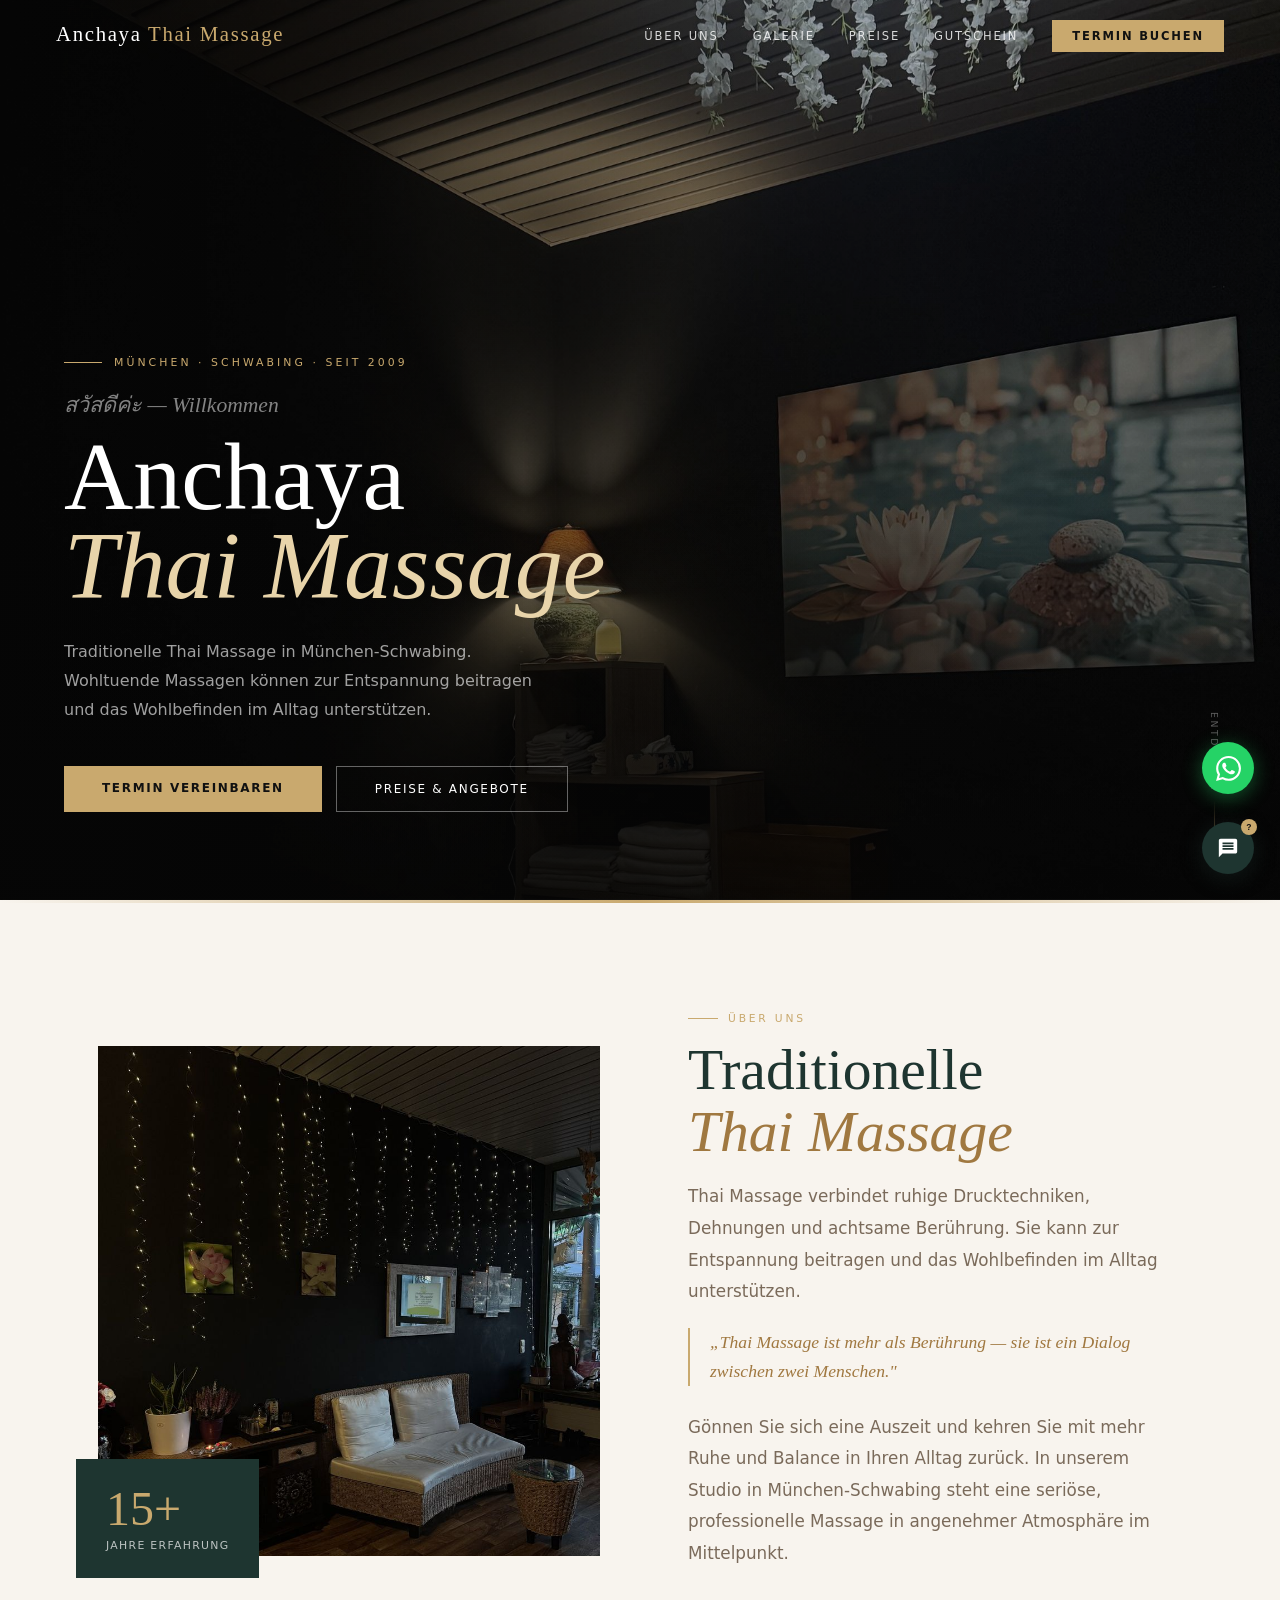
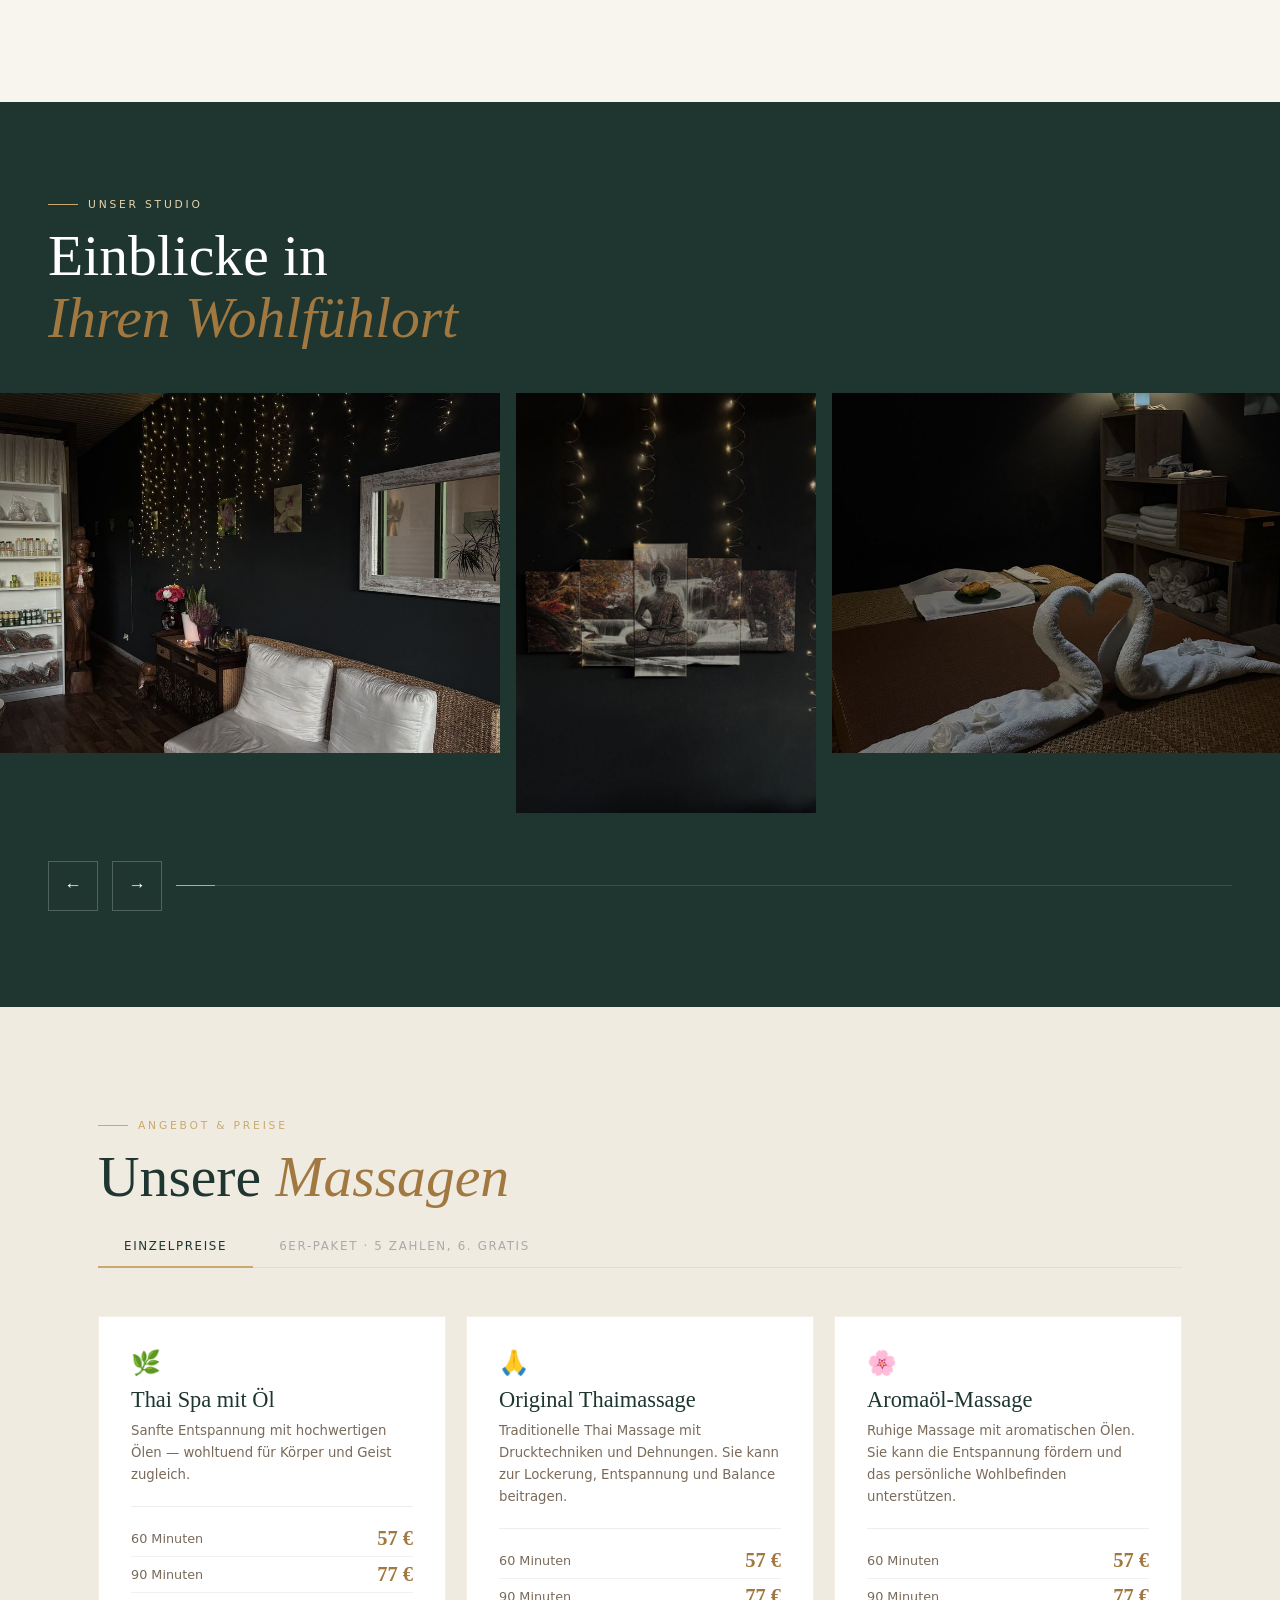
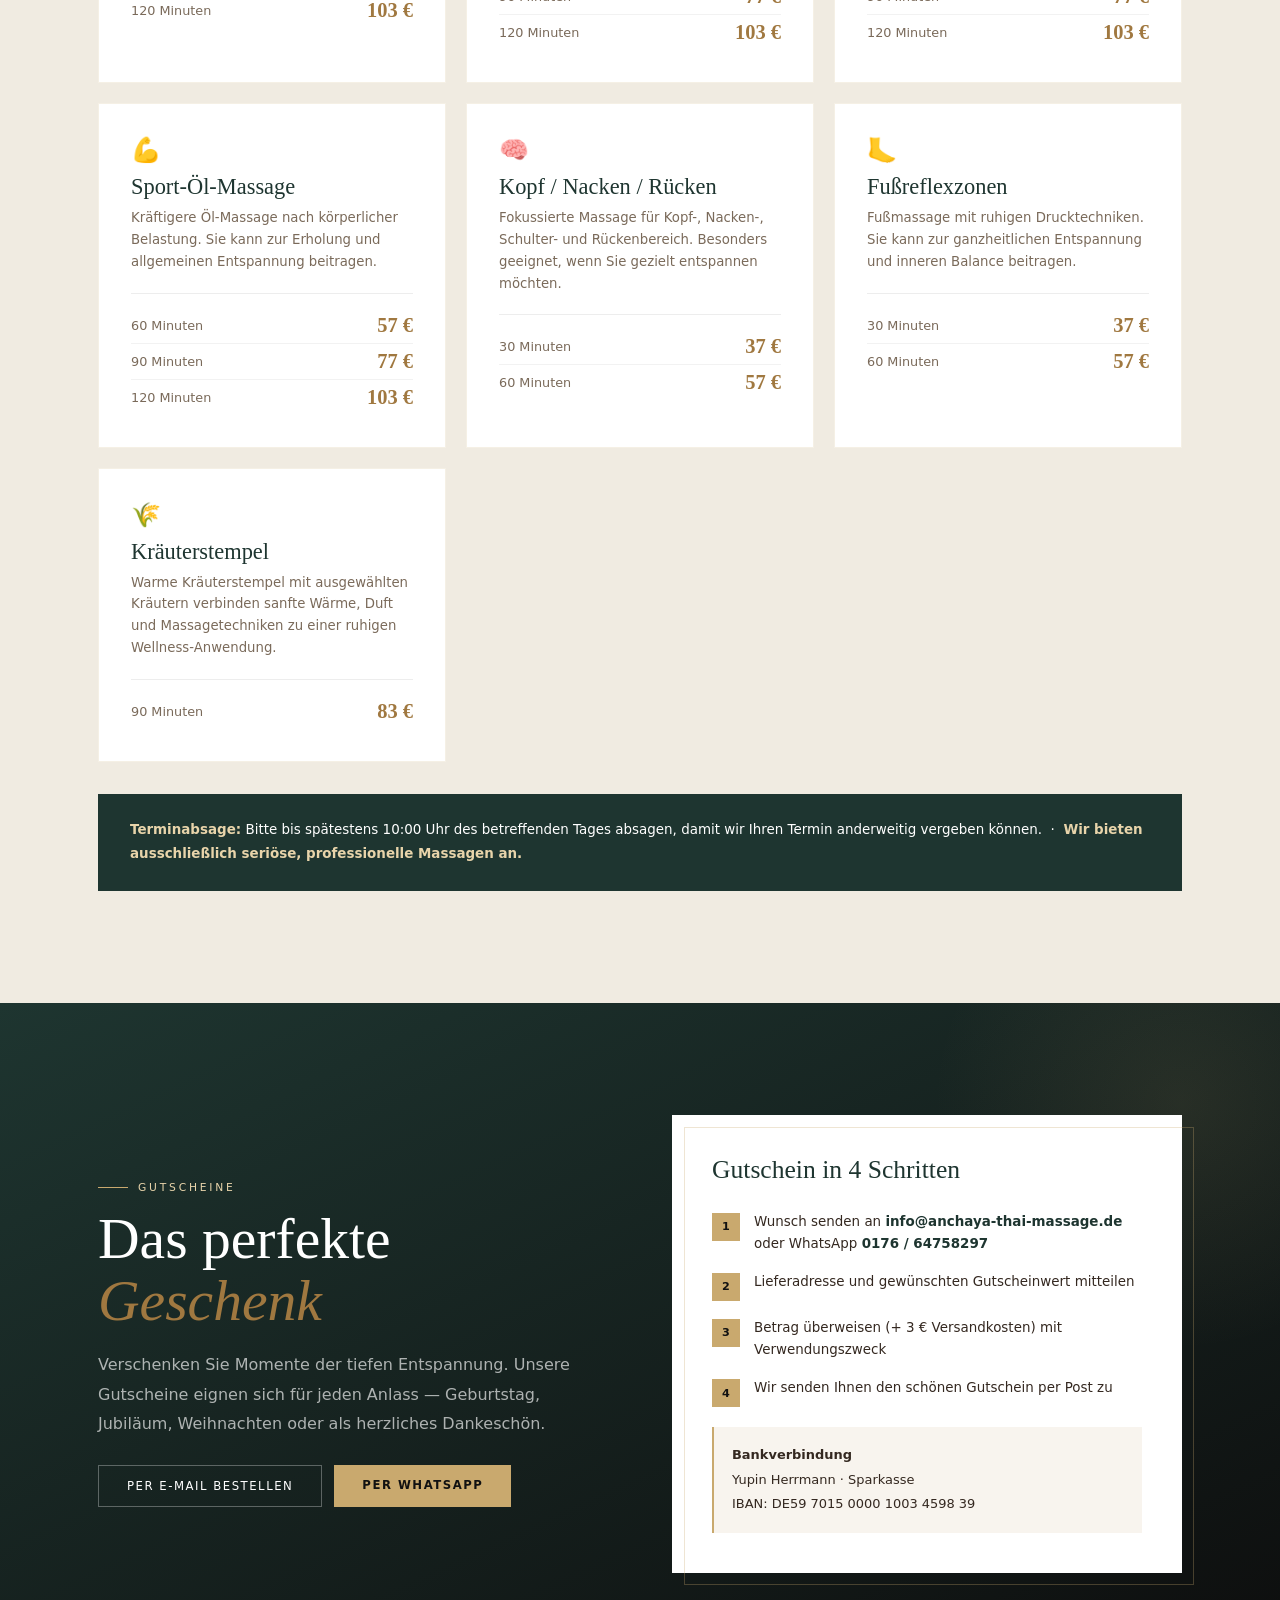
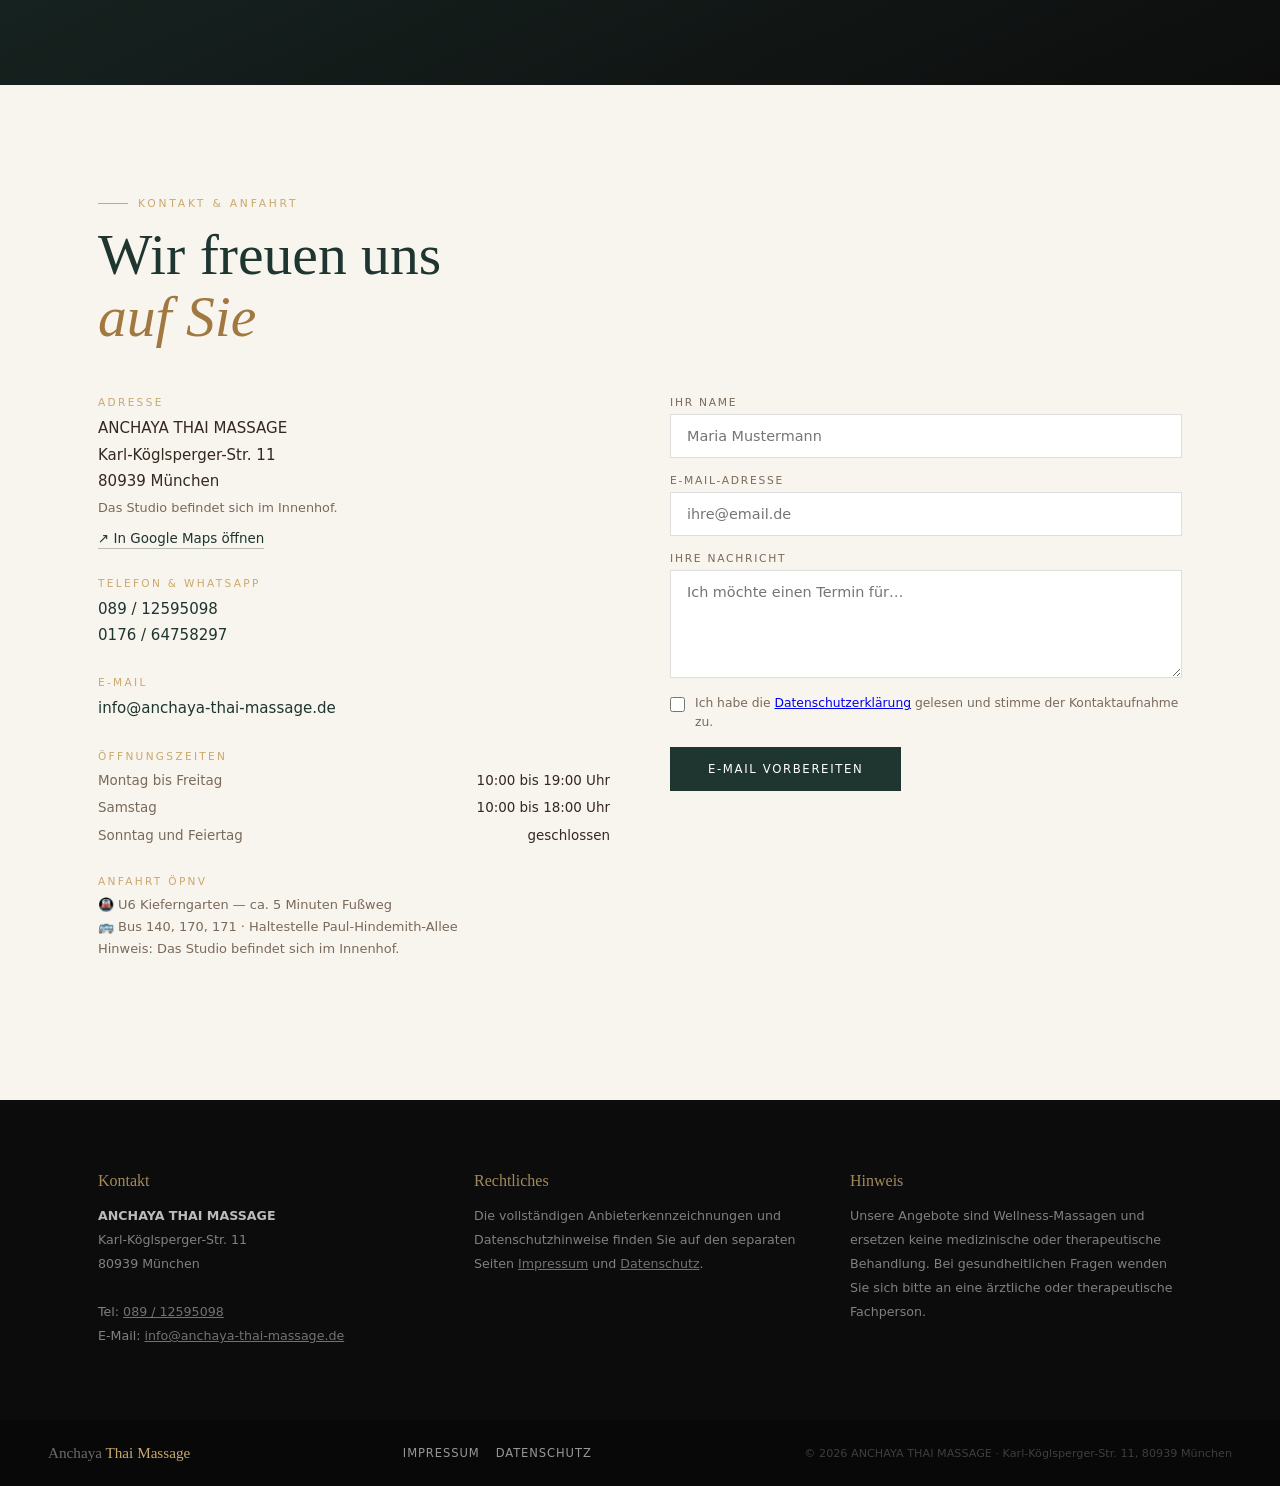
<file: index.html>
<!DOCTYPE html>
<html lang="de">
<head>
<meta charset="UTF-8">
<meta name="viewport" content="width=device-width, initial-scale=1.0">
<title>Anchaya Thai Massage München | Traditionelle Thai Massage</title>
<meta name="description" content="Anchaya Thai Massage in München-Schwabing bietet traditionelle Thai Massage, Aromaölmassage und Wellnessmassagen zur Entspannung und Unterstützung des Wohlbefindens.">
<meta name="robots" content="index, follow">
<meta property="og:title" content="Anchaya Thai Massage München">
<meta property="og:description" content="Traditionelle Thai Massage in München für Entspannung und Wohlbefinden.">
<meta property="og:type" content="website">
<meta property="og:locale" content="de_DE">
<meta property="og:site_name" content="Anchaya Thai Massage München">
<meta property="og:image" content="assets/images/hero-bg.jpg">
<meta property="og:image:alt" content="Anchaya Thai Massage München Studio">
<meta name="twitter:card" content="summary_large_image">
<meta name="twitter:image" content="assets/images/hero-bg.jpg">
<script type="application/ld+json">
{
  "@context": "https://schema.org",
  "@type": "LocalBusiness",
  "name": "ANCHAYA THAI MASSAGE",
  "description": "Traditionelle Thai Massage in München-Schwabing zur Entspannung und Unterstützung des Wohlbefindens.",
  "telephone": "+49 (0) 89 / 12595098",
  "email": "info@anchaya-thai-massage.de",
  "address": {
    "@type": "PostalAddress",
    "streetAddress": "Karl-Köglsperger-Str. 11",
    "postalCode": "80939",
    "addressLocality": "München",
    "addressCountry": "DE"
  },
  "openingHoursSpecification": [
    {
      "@type": "OpeningHoursSpecification",
      "dayOfWeek": ["Monday", "Tuesday", "Wednesday", "Thursday", "Friday"],
      "opens": "10:00",
      "closes": "19:00"
    },
    {
      "@type": "OpeningHoursSpecification",
      "dayOfWeek": "Saturday",
      "opens": "10:00",
      "closes": "18:00"
    }
  ],
  "priceRange": "€€"
}
</script>
<style>
:root {
  --gold: #c9a96e; --gold-light: #e8d4aa; --gold-dark: #a07840;
  --green: #1e3530; --green-mid: #2d4a3e; --green-light: #3d6b5a;
  --cream: #f8f4ee; --cream-dark: #f0ebe1;
  --text: #342820; --muted: #7a6a5a;
}
* { margin:0; padding:0; box-sizing:border-box; }
html { scroll-behavior:smooth; }
body { font-family:system-ui,-apple-system,BlinkMacSystemFont,"Segoe UI",sans-serif; color:var(--text); background:var(--cream); overflow-x:hidden; }
.skip-link { position:absolute; left:16px; top:-48px; z-index:2000; background:var(--gold); color:#111; padding:10px 14px; text-decoration:none; font-weight:700; transition:top 0.2s; }
.skip-link:focus { top:16px; }

nav {
  position:fixed; top:0; left:0; right:0; z-index:1000;
  padding:22px 56px; display:flex; justify-content:space-between; align-items:center;
  transition:all 0.5s;
}
nav.scrolled {
  background:rgba(15,15,15,0.97); backdrop-filter:blur(20px);
  padding:14px 56px; box-shadow:0 1px 0 rgba(201,169,110,0.2);
}
.logo { font-family:Georgia,"Times New Roman",serif; font-size:1.3rem; color:white; text-decoration:none; letter-spacing:0.08em; }
.logo em { font-style:normal; color:var(--gold); }
.nav-links { list-style:none; display:flex; gap:34px; }
.nav-links a { color:rgba(255,255,255,0.82); text-decoration:none; font-size:0.72rem; letter-spacing:0.16em; text-transform:uppercase; transition:color 0.3s; }
.nav-links a:hover { color:var(--gold); }
.nav-cta { background:var(--gold) !important; color:#111 !important; padding:9px 20px; font-weight:600 !important; }
.nav-cta:hover { background:var(--gold-light) !important; }
.burger { display:none; flex-direction:column; gap:6px; cursor:pointer; background:transparent; border:0; padding:8px; }
.burger span { width:24px; height:1px; background:white; display:block; transition:all 0.3s; }
.burger.open span:nth-child(1) { transform:translateY(7px) rotate(45deg); }
.burger.open span:nth-child(2) { opacity:0; }
.burger.open span:nth-child(3) { transform:translateY(-7px) rotate(-45deg); }

.hero {
  height:100vh; min-height:680px;
  position:relative; display:flex; align-items:flex-end;
  overflow:hidden;
}
.hero-img {
  position:absolute; inset:0;
  background:url('assets/images/hero-bg.jpg') center 30% / cover no-repeat;
  animation:hzoom 20s ease-out forwards;
}
@keyframes hzoom { from{transform:scale(1.04)} to{transform:scale(1)} }
.hero-ov1 { position:absolute; inset:0; background:linear-gradient(to right, rgba(6,6,6,0.84) 0%, rgba(6,6,6,0.42) 55%, rgba(6,6,6,0.08) 100%); }
.hero-ov2 { position:absolute; inset:0; background:linear-gradient(to top, rgba(6,6,6,0.7) 0%, transparent 50%); }
.hero-body { position:relative; z-index:2; padding:0 64px 88px; max-width:800px; }
.hero-tag { display:flex; align-items:center; gap:12px; margin-bottom:18px; animation:fadeUp 1s 0.3s both; }
.htag-line { width:38px; height:1px; background:var(--gold); }
.htag-txt { font-size:0.68rem; letter-spacing:0.28em; text-transform:uppercase; color:var(--gold); }
.hero-thai { font-family:Georgia,"Times New Roman",serif; font-size:1.35rem; font-style:italic; color:rgba(255,255,255,0.5); margin-bottom:10px; animation:fadeUp 1s 0.5s both; }
.hero-h1 { font-family:Georgia,"Times New Roman",serif; font-size:clamp(3.5rem,7.5vw,7rem); font-weight:300; line-height:0.93; color:white; margin-bottom:26px; animation:fadeUp 1s 0.7s both; }
.hero-h1 em { font-style:italic; color:var(--gold-light); display:block; }
.hero-p { font-size:1rem; color:rgba(255,255,255,0.62); line-height:1.82; max-width:480px; margin-bottom:42px; animation:fadeUp 1s 0.9s both; }
.hero-btns { display:flex; gap:14px; flex-wrap:wrap; animation:fadeUp 1s 1.1s both; }
.btn-gold { background:var(--gold); color:#111; padding:15px 38px; text-decoration:none; font-size:0.75rem; letter-spacing:0.14em; text-transform:uppercase; font-weight:600; transition:all 0.3s; display:inline-block; }
.btn-gold:hover { background:var(--gold-light); transform:translateY(-2px); }
.btn-ghost { border:1px solid rgba(255,255,255,0.38); color:white; padding:15px 38px; text-decoration:none; font-size:0.75rem; letter-spacing:0.14em; text-transform:uppercase; transition:all 0.3s; display:inline-block; }
.btn-ghost:hover { border-color:var(--gold); color:var(--gold); }
.scroll-cue { position:absolute; bottom:36px; right:60px; z-index:2; display:flex; flex-direction:column; align-items:center; gap:8px; animation:fadeUp 1s 2s both; }
.scroll-cue span { writing-mode:vertical-rl; font-size:0.58rem; letter-spacing:0.28em; text-transform:uppercase; color:rgba(255,255,255,0.35); }
.scroll-line { width:1px; height:64px; background:linear-gradient(to bottom, transparent, rgba(201,169,110,0.65)); animation:spulse 2.5s ease-in-out infinite; }
@keyframes spulse { 0%,100%{opacity:0.4} 50%{opacity:1} }
@keyframes fadeUp { from{opacity:0;transform:translateY(26px)} to{opacity:1;transform:translateY(0)} }

.badge { display:flex; align-items:center; gap:10px; margin-bottom:14px; }
.badge-line { width:30px; height:1px; background:var(--gold); flex-shrink:0; }
.badge-txt { font-size:0.67rem; letter-spacing:0.26em; text-transform:uppercase; color:var(--gold); }
.sec-title { font-family:Georgia,"Times New Roman",serif; font-size:clamp(2.2rem,4.5vw,3.8rem); font-weight:300; color:var(--green); line-height:1.08; margin-bottom:18px; }
.sec-title em { font-style:italic; color:var(--gold-dark); }
.container { max-width:1180px; margin:0 auto; padding:0 48px; }

#ueber-uns { padding:112px 0; background:var(--cream); position:relative; }
#ueber-uns::before { content:''; position:absolute; top:0; left:0; right:0; height:3px; background:linear-gradient(to right, transparent, var(--gold), transparent); }
.about-grid { display:grid; grid-template-columns:1fr 1fr; gap:80px; align-items:center; }
.about-img-wrap { position:relative; }
.about-img { width:100%; height:510px; object-fit:cover; object-position:center 20%; display:block; }
.about-badge { position:absolute; bottom:-22px; left:-22px; background:var(--green); color:white; padding:26px 30px; }
.badge-num { font-family:Georgia,"Times New Roman",serif; font-size:3rem; color:var(--gold); display:block; line-height:1; }
.badge-lbl { font-size:0.68rem; letter-spacing:0.12em; text-transform:uppercase; opacity:0.7; margin-top:6px; display:block; }
.about-content { padding-left:8px; }
.about-content p { font-size:1.05rem; line-height:1.88; color:var(--muted); margin-bottom:20px; }
.about-quote { display:block; font-family:Georgia,"Times New Roman",serif; font-size:1.1rem; font-style:italic; color:var(--gold-dark); border-left:2px solid var(--gold); padding-left:20px; margin:10px 0 26px; line-height:1.65; }

#galerie { background:var(--green); padding:96px 0; overflow:hidden; }
#galerie .badge-txt { color:var(--gold-light); }
#galerie .sec-title { color:white; }
.gal-header { padding:0 48px; margin-bottom:44px; }
.carousel-track {
  display:flex; gap:16px; padding:0 48px 20px;
  overflow-x:auto; scroll-snap-type:x mandatory; scroll-behavior:smooth;
  -webkit-overflow-scrolling:touch; cursor:grab;
}
.carousel-track:active { cursor:grabbing; }
.carousel-track::-webkit-scrollbar { height:3px; }
.carousel-track::-webkit-scrollbar-track { background:rgba(255,255,255,0.08); }
.carousel-track::-webkit-scrollbar-thumb { background:var(--gold); border-radius:2px; }
.ci { flex:0 0 auto; scroll-snap-align:start; position:relative; overflow:hidden; }
.ci.tall { width:300px; height:420px; }
.ci.wide { width:500px; height:360px; }
.ci img { width:100%; height:100%; object-fit:cover; display:block; transition:transform 0.7s; }
.ci:hover img { transform:scale(1.06); }
.ci-cap { position:absolute; inset:0; background:linear-gradient(to top, rgba(6,6,6,0.6) 0%, transparent 50%); display:flex; align-items:flex-end; padding:20px; opacity:0; transition:opacity 0.3s; }
.ci:hover .ci-cap { opacity:1; }
.ci-cap span { color:white; font-size:0.73rem; letter-spacing:0.15em; text-transform:uppercase; }
.car-controls { display:flex; align-items:center; gap:14px; padding:28px 48px 0; }
.car-btn { width:50px; height:50px; border:1px solid rgba(255,255,255,0.22); background:transparent; color:white; cursor:pointer; font-size:1.1rem; display:flex; align-items:center; justify-content:center; transition:all 0.3s; }
.car-btn:hover { background:var(--gold); border-color:var(--gold); color:#111; }
.car-prog { flex:1; height:1px; background:rgba(255,255,255,0.12); position:relative; overflow:hidden; }
.car-prog-bar { position:absolute; left:0; top:0; height:100%; background:var(--gold); width:0%; transition:width 0.3s; }

#angebot { padding:112px 0; background:var(--cream-dark); }
.tabs-bar { display:flex; border-bottom:1px solid rgba(201,169,110,0.22); margin-bottom:48px; }
.tab-btn { background:none; border:none; cursor:pointer; padding:13px 26px; font-family:inherit; font-size:0.74rem; letter-spacing:0.14em; text-transform:uppercase; color:#aaa; border-bottom:2px solid transparent; margin-bottom:-1px; transition:all 0.3s; }
.tab-btn.active { color:var(--green); border-bottom-color:var(--gold); }
.tab-pane { display:none; } .tab-pane.active { display:block; }
.svc-grid { display:grid; grid-template-columns:repeat(auto-fill,minmax(300px,1fr)); gap:20px; }
.svc { background:white; border:1px solid rgba(201,169,110,0.18); padding:32px; position:relative; transition:all 0.35s; overflow:hidden; }
.svc::before { content:''; position:absolute; top:0; left:0; width:2px; height:0; background:var(--gold); transition:height 0.4s; }
.svc:hover { transform:translateY(-5px); box-shadow:0 20px 50px rgba(0,0,0,0.1); }
.svc:hover::before { height:100%; }
.svc-icon { font-size:1.5rem; margin-bottom:10px; display:block; }
.svc-name { font-family:Georgia,"Times New Roman",serif; font-size:1.4rem; color:var(--green); margin-bottom:7px; }
.svc-desc { font-size:0.83rem; color:var(--muted); line-height:1.65; margin-bottom:20px; }
.price-rows { border-top:1px solid rgba(0,0,0,0.07); padding-top:14px; }
.pr { display:flex; justify-content:space-between; align-items:center; padding:6px 0; border-bottom:1px solid rgba(0,0,0,0.05); }
.pr:last-child { border-bottom:none; }
.pr-dur { font-size:0.8rem; color:var(--muted); }
.pr-amt { font-family:Georgia,"Times New Roman",serif; font-size:1.28rem; color:var(--gold-dark); font-weight:600; }
.notice { background:var(--green); color:white; padding:24px 32px; margin-top:32px; font-size:0.84rem; line-height:1.8; }
.notice strong { color:var(--gold-light); }

#gutschein { background:linear-gradient(155deg, var(--green) 0%, #0d0d0d 100%); padding:112px 0; position:relative; overflow:hidden; }
#gutschein::before { content:''; position:absolute; right:-150px; top:-150px; width:500px; height:500px; border-radius:50%; background:radial-gradient(circle, rgba(201,169,110,0.1) 0%, transparent 70%); }
.voucher-grid { display:grid; grid-template-columns:1fr 1fr; gap:64px; align-items:center; }
.voucher-txt .sec-title { color:white; }
.voucher-txt .badge-txt { color:var(--gold-light); }
.voucher-txt p { color:rgba(255,255,255,0.65); font-size:1rem; line-height:1.85; margin-bottom:26px; }
.vbtns { display:flex; gap:12px; flex-wrap:wrap; }
.btn-gold-v { background:var(--gold); color:#111; padding:13px 28px; text-decoration:none; font-size:0.73rem; letter-spacing:0.13em; text-transform:uppercase; font-weight:600; display:inline-block; transition:all 0.3s; }
.btn-gold-v:hover { background:var(--gold-light); }
.btn-outline-v { border:1px solid rgba(255,255,255,0.3); color:white; padding:13px 28px; text-decoration:none; font-size:0.73rem; letter-spacing:0.13em; text-transform:uppercase; display:inline-block; transition:all 0.3s; }
.btn-outline-v:hover { border-color:var(--gold); color:var(--gold); }
.vcard { background:white; padding:40px; position:relative; }
.vcard::after { content:''; position:absolute; top:12px; left:12px; right:-12px; bottom:-12px; border:1px solid rgba(201,169,110,0.3); pointer-events:none; }
.vcard h3 { font-family:Georgia,"Times New Roman",serif; font-size:1.6rem; color:var(--green); margin-bottom:26px; font-weight:400; }
.vstep { display:flex; gap:14px; margin-bottom:16px; align-items:flex-start; }
.vstep-n { width:28px; height:28px; background:var(--gold); color:#111; font-size:0.7rem; font-weight:700; display:flex; align-items:center; justify-content:center; flex-shrink:0; margin-top:2px; }
.vstep-t { font-size:0.84rem; color:var(--text); line-height:1.65; }
.vstep-t strong { color:var(--green); }
.vbank { background:var(--cream); padding:16px 18px; margin-top:20px; font-size:0.81rem; line-height:1.9; border-left:2px solid var(--gold); }

#kontakt { padding:112px 0; background:var(--cream); }
.contact-grid { display:grid; grid-template-columns:1fr 1fr; gap:60px; margin-top:48px; }
.iblock { margin-bottom:28px; }
.ilbl { font-size:0.66rem; letter-spacing:0.22em; text-transform:uppercase; color:var(--gold); display:block; margin-bottom:7px; }
.ival { font-size:0.94rem; color:var(--text); line-height:1.75; }
.ival a { color:var(--green); text-decoration:none; transition:color 0.2s; }
.ival a:hover { color:var(--gold-dark); }
.hours { display:grid; grid-template-columns:1fr auto; gap:4px 20px; }
.hd { font-size:0.84rem; color:var(--muted); }
.ht { font-size:0.84rem; color:var(--text); text-align:right; }
.map-a { display:inline-flex; align-items:center; gap:8px; color:var(--green); text-decoration:none; font-size:0.84rem; border-bottom:1px solid rgba(30,53,48,0.3); padding-bottom:2px; margin-top:10px; transition:all 0.3s; }
.map-a:hover { color:var(--gold-dark); border-color:var(--gold); }
.transit-txt { font-size:0.81rem; color:var(--muted); line-height:1.7; }
.cform { display:flex; flex-direction:column; gap:16px; }
.fg { display:flex; flex-direction:column; gap:5px; }
.fl { font-size:0.67rem; letter-spacing:0.16em; text-transform:uppercase; color:var(--muted); }
.fi, .ft { border:1px solid rgba(0,0,0,0.13); background:white; padding:13px 16px; font-family:inherit; font-size:0.9rem; color:var(--text); outline:none; transition:border-color 0.3s; width:100%; }
.fi:focus, .ft:focus { border-color:var(--gold); }
.ft { resize:vertical; }
.fck { display:flex; gap:10px; align-items:flex-start; }
.fck input { width:15px; height:15px; margin-top:3px; flex-shrink:0; accent-color:var(--green); }
.fck label { font-size:0.77rem; color:var(--muted); line-height:1.5; }
.btn-sub { background:var(--green); color:white; border:none; padding:15px 38px; font-family:inherit; font-size:0.73rem; letter-spacing:0.14em; text-transform:uppercase; font-weight:500; cursor:pointer; transition:all 0.3s; align-self:flex-start; }
.btn-sub:hover { background:var(--gold-dark); }
.form-ok { background:#e8f5e9; color:#2e7d32; padding:13px 16px; font-size:0.84rem; display:none; margin-top:4px; }

#rechtliches { background:#0c0c0c; color:rgba(255,255,255,0.48); padding:72px 0; }
.impr-grid { display:grid; grid-template-columns:repeat(3,1fr); gap:44px; }
.impr-col h4 { font-family:Georgia,"Times New Roman",serif; font-size:1rem; color:rgba(201,169,110,0.8); margin-bottom:14px; font-weight:400; }
.impr-col p { font-size:0.79rem; line-height:1.9; }
.impr-col a { color:rgba(255,255,255,0.42); }
footer { background:#080808; padding:24px 48px; display:flex; justify-content:space-between; align-items:center; flex-wrap:wrap; gap:10px; }
.foot-logo { font-family:Georgia,"Times New Roman",serif; font-size:0.95rem; color:rgba(255,255,255,0.4); }
.foot-logo em { font-style:normal; color:var(--gold); }
.foot-copy { font-size:0.7rem; color:rgba(255,255,255,0.22); }
.foot-links { display:flex; gap:16px; flex-wrap:wrap; justify-content:center; }
.foot-links a { color:rgba(255,255,255,0.58); text-decoration:none; font-size:0.72rem; letter-spacing:0.08em; text-transform:uppercase; }
.foot-links a:hover { color:var(--gold); }

.fab-wa { position:fixed; bottom:106px; right:26px; width:52px; height:52px; border-radius:50%; background:#25D366; display:flex; align-items:center; justify-content:center; text-decoration:none; z-index:500; box-shadow:0 4px 20px rgba(37,211,102,0.38); transition:transform 0.3s; }
.fab-wa:hover { transform:scale(1.1); }
.fab-wa svg { width:25px; height:25px; fill:white; }

/* ─── CHAT ─── */
.chat-wrap { position:fixed; bottom:26px; right:26px; z-index:600; }
.chat-trig { width:52px; height:52px; border-radius:50%; background:var(--green); border:none; cursor:pointer; display:flex; align-items:center; justify-content:center; box-shadow:0 4px 22px rgba(30,53,48,0.42); transition:all 0.3s; position:relative; }
.chat-trig:hover { background:var(--green-light); transform:scale(1.06); }
.chat-trig svg { width:22px; height:22px; fill:white; transition:transform 0.3s; }
.chat-trig.open svg { transform:rotate(45deg); }
.cdot { position:absolute; top:-3px; right:-3px; width:16px; height:16px; border-radius:50%; background:var(--gold); font-size:0.54rem; color:#111; font-weight:700; display:flex; align-items:center; justify-content:center; }
.chat-win { position:absolute; bottom:64px; right:0; width:370px; background:white; border-radius:4px; box-shadow:0 22px 60px rgba(0,0,0,0.22); display:none; flex-direction:column; max-height:560px; animation:cslide 0.3s ease; }
.chat-win.open { display:flex; }
@keyframes cslide { from{opacity:0;transform:translateY(14px)} to{opacity:1;transform:translateY(0)} }
.chat-hd { background:var(--green); padding:14px 18px; display:flex; align-items:center; gap:10px; color:white; border-radius:4px 4px 0 0; }
.chat-av { width:38px; height:38px; border-radius:50%; background:var(--gold); display:flex; align-items:center; justify-content:center; font-size:1.1rem; flex-shrink:0; }
.chat-hd-info { flex:1; }
.chat-hd-info h4 { font-size:0.88rem; font-weight:500; }
.chat-hd-info p { font-size:0.68rem; opacity:0.7; }
.chat-close { width:32px; height:32px; border-radius:50%; border:1px solid rgba(255,255,255,0.22); background:transparent; color:white; font-size:1.1rem; line-height:1; cursor:pointer; transition:all 0.2s; }
.chat-close:hover { background:rgba(255,255,255,0.12); border-color:rgba(255,255,255,0.45); }
.odot { width:7px; height:7px; border-radius:50%; background:#4CAF50; display:inline-block; margin-right:4px; }
.chat-msgs { flex:1; overflow-y:auto; padding:14px; display:flex; flex-direction:column; gap:10px; min-height:200px; max-height:360px; }
.cm { max-width:90%; padding:10px 14px; border-radius:12px; font-size:0.84rem; line-height:1.6; white-space:pre-wrap; word-break:break-word; }
.cm-bot { background:#f4f0ea; color:var(--text); align-self:flex-start; border-bottom-left-radius:3px; }
.cm-user { background:var(--green); color:white; align-self:flex-end; border-bottom-right-radius:3px; }
.typing-w { background:#f4f0ea; padding:10px 14px; border-radius:12px; align-self:flex-start; }
.tdots { display:flex; gap:4px; }
.td { width:6px; height:6px; background:#bbb; border-radius:50%; animation:tbounce 1.4s infinite; }
.td:nth-child(2) { animation-delay:0.2s; } .td:nth-child(3) { animation-delay:0.4s; }
@keyframes tbounce { 0%,60%,100%{transform:translateY(0)} 30%{transform:translateY(-6px)} }
.qbtns { display:flex; flex-wrap:wrap; gap:6px; padding:0 14px 10px; }
.qbtn { background:none; border:1px solid rgba(30,53,48,0.22); color:var(--green); padding:6px 12px; font-size:0.72rem; border-radius:18px; cursor:pointer; font-family:inherit; transition:all 0.2s; white-space:nowrap; }
.qbtn:hover { background:var(--green); color:white; border-color:var(--green); }
.chat-note { margin:0 14px 10px; padding:9px 11px; background:#fff8ec; border:1px solid rgba(201,169,110,0.28); color:var(--muted); font-size:0.7rem; line-height:1.45; border-radius:8px; }
.chat-in-area { display:flex; gap:8px; padding:12px 14px; border-top:1px solid rgba(0,0,0,0.08); }
.chat-in { flex:1; border:1px solid rgba(0,0,0,0.13); border-radius:20px; padding:8px 14px; font-family:inherit; font-size:0.84rem; color:var(--text); outline:none; transition:border-color 0.3s; }
.chat-in:focus { border-color:var(--green); }
.chat-send { width:36px; height:36px; border-radius:50%; background:var(--green); border:none; cursor:pointer; display:flex; align-items:center; justify-content:center; flex-shrink:0; transition:background 0.3s; }
.chat-send:hover { background:var(--gold-dark); }
.chat-send svg { width:14px; height:14px; fill:white; }

@media (max-width:900px) {
  nav { padding:16px 20px; } nav.scrolled { padding:12px 20px; }
  .nav-links { display:none; }
  .nav-links.mob-open { display:flex; flex-direction:column; position:fixed; inset:0; background:rgba(8,8,8,0.98); justify-content:center; align-items:center; gap:44px; z-index:999; }
  .nav-links.mob-open a { font-size:1.1rem; letter-spacing:0.2em; }
  .burger { display:flex; z-index:1001; }
  .hero-body { padding:0 24px 60px; }
  .about-grid, .voucher-grid, .contact-grid { grid-template-columns:1fr; gap:44px; }
  .impr-grid { grid-template-columns:1fr; gap:32px; }
  .about-badge { bottom:-16px; left:-16px; }
  .container { padding:0 20px; }
  .ci.tall { width:230px; height:320px; } .ci.wide { width:360px; height:270px; }
  .chat-win { width:min(370px, calc(100vw - 40px)); right:-6px; max-height:85vh; }
  .chat-msgs { max-height:42vh; }
  footer { flex-direction:column; text-align:center; }
  .gal-header { padding:0 20px; }
  .carousel-track { padding:0 20px 20px; }
  .car-controls { padding:24px 20px 0; }
}
</style>
</head>
<body>

<a class="skip-link" href="#main">Zum Inhalt springen</a>
<header>
<nav id="nav" aria-label="Hauptnavigation">
  <a href="#" class="logo">Anchaya <em>Thai Massage</em></a>
  <ul class="nav-links" id="navLinks">
    <li><a href="#ueber-uns" onclick="closeNav()">Über uns</a></li>
    <li><a href="#galerie" onclick="closeNav()">Galerie</a></li>
    <li><a href="#angebot" onclick="closeNav()">Preise</a></li>
    <li><a href="#gutschein" onclick="closeNav()">Gutschein</a></li>
    <li><a href="#kontakt" onclick="closeNav()" class="nav-cta">Termin buchen</a></li>
  </ul>
  <button class="burger" id="burger" type="button" aria-label="Menü öffnen" aria-expanded="false" aria-controls="navLinks" onclick="toggleNav()">
    <span></span><span></span><span></span>
  </button>
</nav>
</header>

<main id="main">
<section class="hero" aria-labelledby="hero-title">
  <div class="hero-img"></div>
  <div class="hero-ov1"></div>
  <div class="hero-ov2"></div>
  <div class="hero-body">
    <div class="hero-tag">
      <div class="htag-line"></div>
      <span class="htag-txt">München &middot; Schwabing &middot; Seit 2009</span>
    </div>
    <p class="hero-thai">สวัสดีค่ะ &mdash; Willkommen</p>
    <h1 class="hero-h1" id="hero-title">Anchaya<br><em>Thai Massage</em></h1>
    <p class="hero-p">Traditionelle Thai Massage in München-Schwabing. Wohltuende Massagen können zur Entspannung beitragen und das Wohlbefinden im Alltag unterstützen.</p>
    <div class="hero-btns">
      <a href="tel:08912595098" class="btn-gold">Termin vereinbaren</a>
      <a href="#angebot" class="btn-ghost">Preise &amp; Angebote</a>
    </div>
  </div>
  <div class="scroll-cue">
    <span>Entdecken</span>
    <div class="scroll-line"></div>
  </div>
</section>

<section id="ueber-uns">
  <div class="container">
    <div class="about-grid">
      <div class="about-img-wrap">
        <img src="assets/images/studio-empfang.jpg" alt="Empfangsbereich Anchaya" class="about-img" loading="lazy" decoding="async">
        <div class="about-badge">
          <span class="badge-num">15+</span>
          <span class="badge-lbl">Jahre Erfahrung</span>
        </div>
      </div>
      <div class="about-content">
        <div class="badge"><div class="badge-line"></div><span class="badge-txt">Über uns</span></div>
        <h2 class="sec-title">Traditionelle<br><em>Thai Massage</em></h2>
        <p>Thai Massage verbindet ruhige Drucktechniken, Dehnungen und achtsame Berührung. Sie kann zur Entspannung beitragen und das Wohlbefinden im Alltag unterstützen.</p>
        <blockquote class="about-quote">„Thai Massage ist mehr als Berührung — sie ist ein Dialog zwischen zwei Menschen."</blockquote>
        <p>Gönnen Sie sich eine Auszeit und kehren Sie mit mehr Ruhe und Balance in Ihren Alltag zurück. In unserem Studio in München-Schwabing steht eine seriöse, professionelle Massage in angenehmer Atmosphäre im Mittelpunkt.</p>
      </div>
    </div>
  </div>
</section>

<section id="galerie">
  <div class="gal-header">
    <div class="badge"><div class="badge-line"></div><span class="badge-txt">Unser Studio</span></div>
    <h2 class="sec-title">Einblicke in<br><em>Ihren Wohlfühlort</em></h2>
  </div>
  <div class="carousel-track" id="carouselTrack">
    <div class="ci wide">
      <img src="assets/images/galerie-wartebereich.jpg" alt="Wartebereich mit Lichtvorhang" loading="lazy" decoding="async">
      <div class="ci-cap"><span>Wartebereich</span></div>
    </div>
    <div class="ci tall">
      <img src="assets/images/galerie-massage-liege.jpg" alt="Buddha Kunstwerk" loading="lazy" decoding="async">
      <div class="ci-cap"><span>Atmosphäre</span></div>
    </div>
    <div class="ci wide">
      <img src="assets/images/galerie-raum-detail.jpg" alt="Massageraum mit Schwänen" loading="lazy" decoding="async">
      <div class="ci-cap"><span>Massageraum</span></div>
    </div>
    <div class="ci tall">
      <img src="assets/images/galerie-behandlung.jpg" alt="Lounge Bereich" loading="lazy" decoding="async">
      <div class="ci-cap"><span>Lounge</span></div>
    </div>
    <div class="ci wide">
      <img src="assets/images/galerie-lounge.jpg" alt="Produkte und Shop" loading="lazy" decoding="async">
      <div class="ci-cap"><span>Shop &amp; Produkte</span></div>
    </div>
    <div class="ci tall">
      <img src="assets/images/galerie-handtuecher.jpg" alt="Schwan Handtücher Detail" loading="lazy" decoding="async">
      <div class="ci-cap"><span>Details</span></div>
    </div>
  </div>
  <div class="car-controls">
    <button class="car-btn" onclick="scrollCar(-1)">&#8592;</button>
    <button class="car-btn" onclick="scrollCar(1)">&#8594;</button>
    <div class="car-prog"><div class="car-prog-bar" id="progBar"></div></div>
  </div>
</section>

<section id="angebot">
  <div class="container">
    <div class="badge"><div class="badge-line"></div><span class="badge-txt">Angebot &amp; Preise</span></div>
    <h2 class="sec-title">Unsere <em>Massagen</em></h2>
    <div class="tabs-bar">
      <button class="tab-btn active" onclick="switchTab('e',this)">Einzelpreise</button>
      <button class="tab-btn" onclick="switchTab('p',this)">6er-Paket &middot; 5 zahlen, 6. gratis</button>
    </div>
    <div class="tab-pane active" id="tab-e">
      <div class="svc-grid" id="singlePriceGrid"></div>
    </div>
    <div class="tab-pane" id="tab-p">
      <div class="svc-grid" id="packagePriceGrid"></div>
    </div>
    <div class="notice">
      <strong>Terminabsage:</strong> Bitte bis spätestens 10:00 Uhr des betreffenden Tages absagen, damit wir Ihren Termin anderweitig vergeben können. &nbsp;&middot;&nbsp;
      <strong>Wir bieten ausschließlich seriöse, professionelle Massagen an.</strong>
    </div>
  </div>
</section>

<section id="gutschein">
  <div class="container">
    <div class="voucher-grid">
      <div class="voucher-txt">
        <div class="badge"><div class="badge-line"></div><span class="badge-txt" style="color:var(--gold-light)">Gutscheine</span></div>
        <h2 class="sec-title" style="color:white">Das perfekte <em>Geschenk</em></h2>
        <p>Verschenken Sie Momente der tiefen Entspannung. Unsere Gutscheine eignen sich für jeden Anlass &mdash; Geburtstag, Jubiläum, Weihnachten oder als herzliches Dankeschön.</p>
        <div class="vbtns">
          <a href="mailto:info@anchaya-thai-massage.de?subject=Gutschein%20Bestellung" class="btn-outline-v">Per E-Mail bestellen</a>
          <a href="https://wa.me/4917664758297?text=Hallo%2C%20ich%20m%C3%B6chte%20einen%20Gutschein%20bestellen." target="_blank" rel="noopener noreferrer" class="btn-gold-v">Per WhatsApp</a>
        </div>
      </div>
      <div class="vcard">
        <h3>Gutschein in 4 Schritten</h3>
        <div class="vstep"><div class="vstep-n">1</div><div class="vstep-t">Wunsch senden an <strong>info@anchaya-thai-massage.de</strong> oder WhatsApp <strong>0176 / 64758297</strong></div></div>
        <div class="vstep"><div class="vstep-n">2</div><div class="vstep-t">Lieferadresse und gewünschten Gutscheinwert mitteilen</div></div>
        <div class="vstep"><div class="vstep-n">3</div><div class="vstep-t">Betrag überweisen (+ 3 &euro; Versandkosten) mit Verwendungszweck</div></div>
        <div class="vstep"><div class="vstep-n">4</div><div class="vstep-t">Wir senden Ihnen den schönen Gutschein per Post zu</div></div>
        <div class="vbank"><strong>Bankverbindung</strong><br>Yupin Herrmann &middot; Sparkasse<br>IBAN: DE59 7015 0000 1003 4598 39</div>
      </div>
    </div>
  </div>
</section>

<section id="kontakt">
  <div class="container">
    <div class="badge"><div class="badge-line"></div><span class="badge-txt">Kontakt &amp; Anfahrt</span></div>
    <h2 class="sec-title">Wir freuen uns<br><em>auf Sie</em></h2>
    <div class="contact-grid">
      <div>
        <div class="iblock">
          <span class="ilbl">Adresse</span>
          <div class="ival">ANCHAYA THAI MASSAGE<br>Karl-Köglsperger-Str. 11<br>80939 München<br><small style="color:var(--muted);font-size:0.8rem;">Das Studio befindet sich im Innenhof.</small></div>
          <a href="https://maps.google.com/?q=48.201403,11.607743" target="_blank" rel="noopener noreferrer" class="map-a">&#8599; In Google Maps öffnen</a>
        </div>
        <div class="iblock">
          <span class="ilbl">Telefon &amp; WhatsApp</span>
          <div class="ival"><a href="tel:08912595098">089 / 12595098</a><br><a href="https://wa.me/4917664758297" target="_blank" rel="noopener noreferrer">0176 / 64758297</a></div>
        </div>
        <div class="iblock">
          <span class="ilbl">E-Mail</span>
          <div class="ival"><a href="mailto:info@anchaya-thai-massage.de">info@anchaya-thai-massage.de</a></div>
        </div>
        <div class="iblock">
          <span class="ilbl">Öffnungszeiten</span>
          <div class="ival">
            <div class="hours">
              <span class="hd">Montag bis Freitag</span><span class="ht">10:00 bis 19:00 Uhr</span>
              <span class="hd">Samstag</span><span class="ht">10:00 bis 18:00 Uhr</span>
              <span class="hd">Sonntag und Feiertag</span><span class="ht">geschlossen</span>
            </div>
          </div>
        </div>
        <div class="iblock">
          <span class="ilbl">Anfahrt &Ouml;PNV</span>
          <div class="transit-txt">🚇 U6 Kieferngarten &mdash; ca. 5 Minuten Fußweg<br>🚌 Bus 140, 170, 171 &middot; Haltestelle Paul-Hindemith-Allee<br>Hinweis: Das Studio befindet sich im Innenhof.</div>
        </div>
      </div>
      <div>
        <form class="cform" id="cForm" onsubmit="doForm(event)">
          <div class="fg"><label class="fl" for="name">Ihr Name</label><input id="name" name="name" type="text" class="fi" required autocomplete="name" placeholder="Maria Mustermann"></div>
          <div class="fg"><label class="fl" for="email">E-Mail-Adresse</label><input id="email" name="email" type="email" class="fi" required autocomplete="email" placeholder="ihre@email.de"></div>
          <div class="fg"><label class="fl" for="message">Ihre Nachricht</label><textarea id="message" name="message" class="ft" rows="5" required placeholder="Ich möchte einen Termin für…"></textarea></div>
          <div class="fck"><input type="checkbox" id="dsgvo" required><label for="dsgvo">Ich habe die <a href="datenschutz.html">Datenschutzerklärung</a> gelesen und stimme der Kontaktaufnahme zu.</label></div>
          <button type="submit" class="btn-sub">E-Mail vorbereiten</button>
          <div class="form-ok" id="formOk" role="status">&#10003; Ihr E-Mail-Programm wurde vorbereitet. Bitte prüfen und senden Sie die Nachricht dort ab.</div>
        </form>
      </div>
    </div>
  </div>
</section>

<section id="rechtliches" aria-label="Rechtliche Hinweise">
  <div class="container">
    <div class="impr-grid">
      <div class="impr-col">
        <h4>Kontakt</h4>
        <p><strong style="color:rgba(255,255,255,0.72)">ANCHAYA THAI MASSAGE</strong><br>Karl-Köglsperger-Str. 11<br>80939 München<br><br>Tel: <a href="tel:08912595098">089 / 12595098</a><br>E-Mail: <a href="mailto:info@anchaya-thai-massage.de">info@anchaya-thai-massage.de</a></p>
      </div>
      <div class="impr-col">
        <h4>Rechtliches</h4>
        <p>Die vollständigen Anbieterkennzeichnungen und Datenschutzhinweise finden Sie auf den separaten Seiten <a href="impressum.html">Impressum</a> und <a href="datenschutz.html">Datenschutz</a>.</p>
      </div>
      <div class="impr-col">
        <h4>Hinweis</h4>
        <p>Unsere Angebote sind Wellness-Massagen und ersetzen keine medizinische oder therapeutische Behandlung. Bei gesundheitlichen Fragen wenden Sie sich bitte an eine ärztliche oder therapeutische Fachperson.</p>
      </div>
    </div>
  </div>
</section>
</main>

<footer>
  <div class="foot-logo">Anchaya <em>Thai Massage</em></div>
  <div class="foot-links"><a href="impressum.html">Impressum</a><a href="datenschutz.html">Datenschutz</a></div>
  <div class="foot-copy">&copy; 2026 ANCHAYA THAI MASSAGE &middot; Karl-Köglsperger-Str. 11, 80939 München</div>
</footer>

<a href="https://wa.me/4917664758297" class="fab-wa" target="_blank" rel="noopener noreferrer" title="WhatsApp schreiben" aria-label="WhatsApp schreiben">
  <svg viewBox="0 0 24 24"><path d="M17.472 14.382c-.297-.149-1.758-.867-2.03-.967-.273-.099-.471-.148-.67.15-.197.297-.767.966-.94 1.164-.173.199-.347.223-.644.075-.297-.15-1.255-.463-2.39-1.475-.883-.788-1.48-1.761-1.653-2.059-.173-.297-.018-.458.13-.606.134-.133.298-.347.446-.52.149-.174.198-.298.298-.497.099-.198.05-.371-.025-.52-.075-.149-.669-1.612-.916-2.207-.242-.579-.487-.5-.669-.51-.173-.008-.371-.01-.57-.01-.198 0-.52.074-.792.372-.272.297-1.04 1.016-1.04 2.479 0 1.462 1.065 2.875 1.213 3.074.149.198 2.096 3.2 5.077 4.487.709.306 1.262.489 1.694.625.712.227 1.36.195 1.871.118.571-.085 1.758-.719 2.006-1.413.248-.694.248-1.289.173-1.413-.074-.124-.272-.198-.57-.347m-5.421 7.403h-.004a9.87 9.87 0 01-5.031-1.378l-.361-.214-3.741.982.998-3.648-.235-.374a9.86 9.86 0 01-1.51-5.26c.001-5.45 4.436-9.884 9.888-9.884 2.64 0 5.122 1.03 6.988 2.898a9.825 9.825 0 012.893 6.994c-.003 5.45-4.437 9.884-9.885 9.884m8.413-18.297A11.815 11.815 0 0012.05 0C5.495 0 .16 5.335.157 11.892c0 2.096.547 4.142 1.588 5.945L.057 24l6.305-1.654a11.882 11.882 0 005.683 1.448h.005c6.554 0 11.89-5.335 11.893-11.893a11.821 11.821 0 00-3.48-8.413z"/></svg>
</a>

<!-- Website-Assistent: lokal im Browser, ohne externen Dienst -->
<div class="chat-wrap">
  <div class="chat-win" id="chatWin">
    <div class="chat-hd">
      <div class="chat-av">🌸</div>
      <div class="chat-hd-info">
        <h4>Anchaya Assistent</h4>
        <p><span class="odot"></span>Direkt verfügbar</p>
      </div>
      <button class="chat-close" type="button" aria-label="Chat schließen" onclick="toggleChat()">×</button>
    </div>
    <div class="chat-msgs" id="chatMsgs">
      <div class="cm cm-bot">Sawadee ka! 🙏

Willkommen bei Anchaya Thai Massage in München. Ich helfe Ihnen gerne bei allen Fragen rund um unsere Massagen, Preise, Öffnungszeiten und Terminbuchung.

Was kann ich für Sie tun?</div>
    </div>
    <div class="qbtns" id="qbtns">
      <button class="qbtn" onclick="sendQ('Was ist Thai Massage?')">Was ist Thai Massage?</button>
      <button class="qbtn" onclick="sendQ('Welche Massagen bieten Sie an?')">Alle Massagen &amp; Preise</button>
      <button class="qbtn" onclick="sendQ('Wie buche ich einen Termin?')">Termin buchen</button>
      <button class="qbtn" onclick="sendQ('Wo finde ich Sie?')">Adresse &amp; Anfahrt</button>
      <button class="qbtn" onclick="sendQ('Gibt es Gutscheine?')">Gutscheine</button>
      <button class="qbtn" onclick="sendQ('Speichert der Chatbot meine Daten?')">Datenschutz</button>
    </div>
    <p class="chat-note">Bitte geben Sie keine sensiblen Gesundheitsdaten ein. Für verbindliche Termine oder medizinische Fragen kontaktieren Sie uns bitte direkt.</p>
    <div class="chat-in-area">
      <input type="text" class="chat-in" id="chatIn" placeholder="Ihre Frage stellen…" onkeydown="if(event.key==='Enter')sendMsg()">
      <button class="chat-send" type="button" aria-label="Nachricht senden" onclick="sendMsg()">
        <svg viewBox="0 0 24 24"><path d="M2.01 21L23 12 2.01 3 2 10l15 2-15 2z"/></svg>
      </button>
    </div>
  </div>
  <button class="chat-trig" id="chatTrig" onclick="toggleChat()">
    <div class="cdot">?</div>
    <svg viewBox="0 0 24 24"><path d="M20 2H4c-1.1 0-2 .9-2 2v18l4-4h14c1.1 0 2-.9 2-2V4c0-1.1-.9-2-2-2zm-2 12H6v-2h12v2zm0-3H6V9h12v2zm0-3H6V6h12v2z"/></svg>
  </button>
</div>

<script>
const SITE_DATA = {
  studio: {
    name: 'ANCHAYA THAI MASSAGE',
    displayName: 'Anchaya Thai Massage',
    owner: 'Yupin Herrmann',
    addressLines: ['Karl-Köglsperger-Str. 11', '80939 München'],
    addressText: 'Karl-Köglsperger-Str. 11, 80939 München',
    courtyardNote: 'Das Studio befindet sich im Innenhof.',
    phoneDisplay: '089 / 12595098',
    phoneHref: '08912595098',
    whatsappDisplay: '0176 / 64758297',
    whatsappUrl: 'https://wa.me/4917664758297',
    email: 'info@anchaya-thai-massage.de',
    mapsUrl: 'https://maps.google.com/?q=48.201403,11.607743',
    transit: [
      'U6 Kieferngarten: ca. 5 Minuten',
      'Bus 140, 170, 171',
      'Haltestelle Paul-Hindemith-Allee'
    ]
  },
  hours: {
    weekday: 'Montag bis Freitag: 10:00 bis 19:00 Uhr',
    saturday: 'Samstag: 10:00 bis 18:00 Uhr',
    sundayHoliday: 'Sonntag und Feiertag: geschlossen'
  },
  policies: {
    booking: 'Für einen verbindlichen Termin kontaktieren Sie uns bitte direkt per Telefon, WhatsApp, E-Mail oder über das Kontaktformular.',
    cancellation: 'Bitte bis spätestens 10:00 Uhr des betreffenden Tages absagen, damit wir den Termin anderweitig vergeben können.',
    medical: 'Ich kann keine medizinische Beratung oder Diagnose geben. Bei gesundheitlichen Beschwerden, Schwangerschaft, akuten Schmerzen oder Vorerkrankungen klären Sie die Massage bitte vorher ärztlich ab und kontaktieren Sie uns direkt.',
    noGuarantee: 'Unsere Massagen können zur Entspannung beitragen und das Wohlbefinden unterstützen. Sie ersetzen keine ärztliche Beratung und keine medizinische oder therapeutische Behandlung.',
    unknown: 'Dazu habe ich leider keine gesicherte Information. Bitte kontaktieren Sie uns direkt per Telefon oder E-Mail.'
  },
  voucher: {
    text: 'Gutscheine können per E-Mail oder WhatsApp bestellt werden.',
    steps: [
      'Wunsch senden an E-Mail oder WhatsApp',
      'Lieferadresse und gewünschten Gutscheinwert mitteilen',
      'Betrag überweisen, zuzüglich 3 € Versandkosten',
      'Der Gutschein wird per Post zugesendet'
    ],
    bank: 'Yupin Herrmann · Sparkasse',
    iban: 'DE59 7015 0000 1003 4598 39'
  },
  massages: [
    {
      icon: '🌿',
      name: 'Thai Spa mit Öl',
      description: 'Sanfte Entspannung mit hochwertigen Ölen — wohltuend für Körper und Geist zugleich.',
      prices: [{ duration: 60, amount: 57 }, { duration: 90, amount: 77 }, { duration: 120, amount: 103 }],
      packages: [{ duration: 60, amount: 285 }, { duration: 90, amount: 385 }, { duration: 120, amount: 515 }],
      keywords: ['thai spa', 'thai spa mit öl', 'thai spa mit oel']
    },
    {
      icon: '🙏',
      name: 'Original Thaimassage',
      description: 'Traditionelle Thai Massage mit Drucktechniken und Dehnungen. Sie kann zur Lockerung, Entspannung und Balance beitragen.',
      prices: [{ duration: 60, amount: 57 }, { duration: 90, amount: 77 }, { duration: 120, amount: 103 }],
      packages: [{ duration: 60, amount: 285 }, { duration: 90, amount: 385 }, { duration: 120, amount: 515 }],
      keywords: ['original thaimassage', 'thai massage', 'thaimassage', 'traditionelle thai massage']
    },
    {
      icon: '🌸',
      name: 'Aromaöl-Massage',
      description: 'Ruhige Massage mit aromatischen Ölen. Sie kann die Entspannung fördern und das persönliche Wohlbefinden unterstützen.',
      prices: [{ duration: 60, amount: 57 }, { duration: 90, amount: 77 }, { duration: 120, amount: 103 }],
      packages: [{ duration: 60, amount: 285 }, { duration: 90, amount: 385 }, { duration: 120, amount: 515 }],
      keywords: ['aromaöl', 'aromaoel', 'aromaöl-massage', 'aroma']
    },
    {
      icon: '💪',
      name: 'Sport-Öl-Massage',
      description: 'Kräftigere Öl-Massage nach körperlicher Belastung. Sie kann zur Erholung und allgemeinen Entspannung beitragen.',
      prices: [{ duration: 60, amount: 57 }, { duration: 90, amount: 77 }, { duration: 120, amount: 103 }],
      packages: [{ duration: 60, amount: 285 }, { duration: 90, amount: 385 }, { duration: 120, amount: 515 }],
      keywords: ['sport', 'sport öl', 'sport oel', 'sport-öl']
    },
    {
      icon: '🧠',
      name: 'Kopf / Nacken / Rücken',
      description: 'Fokussierte Massage für Kopf-, Nacken-, Schulter- und Rückenbereich. Besonders geeignet, wenn Sie gezielt entspannen möchten.',
      prices: [{ duration: 30, amount: 37 }, { duration: 60, amount: 57 }],
      packages: [{ duration: 30, amount: 185 }, { duration: 60, amount: 285 }],
      keywords: ['kopf', 'nacken', 'rücken', 'ruecken', 'schulter']
    },
    {
      icon: '🦶',
      name: 'Fußreflexzonen',
      description: 'Fußmassage mit ruhigen Drucktechniken. Sie kann zur ganzheitlichen Entspannung und inneren Balance beitragen.',
      prices: [{ duration: 30, amount: 37 }, { duration: 60, amount: 57 }],
      packages: [{ duration: 30, amount: 185 }, { duration: 60, amount: 285 }],
      keywords: ['fuß', 'fuss', 'fußmassage', 'fussmassage', 'fußreflexzonen']
    },
    {
      icon: '🌾',
      name: 'Kräuterstempel',
      description: 'Warme Kräuterstempel mit ausgewählten Kräutern verbinden sanfte Wärme, Duft und Massagetechniken zu einer ruhigen Wellness-Anwendung.',
      prices: [{ duration: 90, amount: 83 }],
      packages: [{ duration: 90, amount: 414 }],
      keywords: ['kräuterstempel', 'kraeuterstempel', 'kräuter', 'kraeuter', 'stempel']
    }
  ]
};

function escapeHtml(value) {
  return String(value).replace(/[&<>"']/g, char => ({
    '&': '&amp;', '<': '&lt;', '>': '&gt;', '"': '&quot;', "'": '&#39;'
  }[char]));
}
function formatEuro(amount) { return `${amount} €`; }
function formatDuration(minutes) { return `${minutes} Minuten`; }
function renderRows(rows, isPackage) {
  return rows.map(row => {
    const duration = isPackage ? `${row.duration} Min. × 6` : formatDuration(row.duration);
    return `<div class="pr"><span class="pr-dur">${escapeHtml(duration)}</span><span class="pr-amt">${escapeHtml(formatEuro(row.amount))}</span></div>`;
  }).join('');
}
function renderServiceCard(item, isPackage) {
  const rows = isPackage ? item.packages : item.prices;
  const description = isPackage ? '5 Massagen zahlen, 6. Massage gratis — ca. 17% Ersparnis!' : item.description;
  return `<div class="svc"><span class="svc-icon">${escapeHtml(item.icon)}</span><div class="svc-name">${escapeHtml(item.name)}</div><div class="svc-desc">${escapeHtml(description)}</div><div class="price-rows">${renderRows(rows, isPackage)}</div></div>`;
}
function renderPriceCards() {
  const single = document.getElementById('singlePriceGrid');
  const packages = document.getElementById('packagePriceGrid');
  if (single) single.innerHTML = SITE_DATA.massages.map(item => renderServiceCard(item, false)).join('');
  if (packages) packages.innerHTML = SITE_DATA.massages.map(item => renderServiceCard(item, true)).join('');
}
renderPriceCards();

window.addEventListener('scroll', () => {
  document.getElementById('nav').classList.toggle('scrolled', scrollY > 60);
  updateProg();
});
function toggleNav() {
  const links = document.getElementById('navLinks');
  const burger = document.getElementById('burger');
  const open = links.classList.toggle('mob-open');
  burger.classList.toggle('open', open);
  burger.setAttribute('aria-expanded', open ? 'true' : 'false');
  burger.setAttribute('aria-label', open ? 'Menü schließen' : 'Menü öffnen');
}
function closeNav() {
  document.getElementById('navLinks').classList.remove('mob-open');
  const burger = document.getElementById('burger');
  burger.classList.remove('open');
  burger.setAttribute('aria-expanded', 'false');
  burger.setAttribute('aria-label', 'Menü öffnen');
}
function switchTab(id, btn) {
  document.querySelectorAll('.tab-pane').forEach(p => p.classList.remove('active'));
  document.querySelectorAll('.tab-btn').forEach(b => b.classList.remove('active'));
  document.getElementById('tab-' + id).classList.add('active');
  btn.classList.add('active');
}
const track = document.getElementById('carouselTrack');
let drag = false, sx = 0, sl = 0;
track.addEventListener('mousedown', e => { drag = true; sx = e.pageX - track.offsetLeft; sl = track.scrollLeft; });
document.addEventListener('mousemove', e => { if (!drag) return; track.scrollLeft = sl - (e.pageX - track.offsetLeft - sx) * 1.5; updateProg(); });
document.addEventListener('mouseup', () => drag = false);
track.addEventListener('scroll', updateProg);
function scrollCar(d) {
  const items = track.querySelectorAll('.ci');
  if (!items.length) return;
  const w = items[0].offsetWidth + 16;
  track.scrollBy({ left: d * w * 2, behavior: 'smooth' });
}
function updateProg() {
  if (!track) return;
  const max = track.scrollWidth - track.clientWidth;
  const pct = max > 0 ? (track.scrollLeft / max) * 100 : 0;
  const b = document.getElementById('progBar');
  if (b) b.style.width = Math.min(pct, 100) + '%';
}
function doForm(e) {
  e.preventDefault();
  const form = e.target;
  const subject = encodeURIComponent('Terminanfrage über die Website');
  const body = encodeURIComponent(
    `Name: ${form.elements['name'].value}\nE-Mail: ${form.elements['email'].value}\n\nNachricht:\n${form.elements['message'].value}`
  );
  window.location.href = `mailto:${SITE_DATA.studio.email}?subject=${subject}&body=${body}`;
  document.getElementById('formOk').style.display = 'block';
  form.reset();
  setTimeout(() => { document.getElementById('formOk').style.display = 'none'; }, 6000);
}
function toggleChat() {
  const w = document.getElementById('chatWin');
  const t = document.getElementById('chatTrig');
  const d = t.querySelector('.cdot');
  const open = w.classList.toggle('open');
  t.classList.toggle('open', open);
  d.style.display = open ? 'none' : 'flex';
}

// ─── LOKALE CHATBOT-WISSENSBASIS ───────────────────────────────────────────
const DETAIL_HINTS = ['ausführlich', 'ausfuehrlich', 'mehr details', 'genauer', 'erklär', 'erklaer', 'was muss ich wissen'];
const CHAT_TOPICS = [
  {
    id: 'medical',
    keys: ['schwanger', 'schwangerschaft', 'krank', 'fieber', 'entzündung', 'entzuendung', 'verletzung', 'operation', 'thrombose', 'herz', 'blutdruck', 'akute schmerzen', 'vorerkrankung', 'kontraindikation'],
    reply: () => `${SITE_DATA.policies.medical}\n\n${contactBlock(false)}`
  },
  {
    id: 'complaints',
    keys: ['rückenschmerzen', 'rueckenschmerzen', 'schmerzen', 'verspannung', 'verspannt', 'nacken', 'rücken', 'ruecken', 'schulter', 'beschwerden'],
    reply: detailed => detailed
      ? `Bei Beschwerden oder Schmerzen kann ich keine medizinische Beratung oder Diagnose geben. Wenn es um ein allgemeines Verspannungsgefühl geht, ist auf der Website die Massage „Kopf / Nacken / Rücken“ als fokussierte Massage für Kopf-, Nacken-, Schulter- und Rückenbereich beschrieben.\n\n${SITE_DATA.policies.noGuarantee}\n\nBei akuten Schmerzen, Vorerkrankungen oder Unsicherheit bitte vorab ärztlich abklären und uns direkt kontaktieren.\n\n${contactBlock(false)}`
      : `Bei Schmerzen kann ich keine medizinische Empfehlung geben. Bei allgemeinem Verspannungsgefühl kann die Massage „Kopf / Nacken / Rücken“ wohltuend sein; sie ersetzt keine ärztliche Beratung. ${contactSentence()}`
  },
  {
    id: 'booking',
    keys: ['termin', 'buchen', 'reservieren', 'vereinbaren', 'online buchen', 'buchung', 'terminbuchung'],
    reply: detailed => detailed
      ? `Gerne. Für einen verbindlichen Termin kontaktieren Sie uns bitte direkt per Telefon, E-Mail oder über die angegebene Kontaktmöglichkeit.\n\n${contactBlock(true)}\n\nDas Kontaktformular auf der Website bereitet eine E-Mail vor; eine verbindliche Sofortbuchung findet dort nicht statt.\n\n${hoursBlock()}`
      : `Gerne. Für einen verbindlichen Termin kontaktieren Sie uns bitte direkt per Telefon, E-Mail oder über die angegebene Kontaktmöglichkeit. ${contactInline()}`
  },
  {
    id: 'walkin',
    keys: ['spontan', 'walk in', 'walk-in', 'vorbeikommen', 'ohne termin', 'heute termin'],
    reply: () => `${SITE_DATA.policies.unknown}\n\nFür einen verbindlichen Termin kontaktieren Sie uns bitte telefonisch, per WhatsApp oder per E-Mail. ${contactInline()}`
  },
  {
    id: 'price',
    keys: ['preis', 'preise', 'kosten', 'kostet', 'wie viel', 'wieviel', 'teuer', 'tarif', '60 minuten', '90 minuten', '120 minuten', '30 minuten'],
    reply: (detailed, msg) => priceReply(detailed, msg)
  },
  {
    id: 'package',
    keys: ['6er', 'paket', 'angebote', 'angebot', 'rabatt', 'sparen', 'sechs', '5 zahlen'],
    reply: detailed => detailed
      ? `Das 6er-Paket ist auf der Website als „5 Massagen zahlen, 6. Massage gratis“ beschrieben.\n\n${packageLines().join('\n')}\n\nDie Pakete sind im Preisbereich der Website aufgeführt. Für die Buchung bitte direkt Kontakt aufnehmen.`
      : `Ja. Es gibt 6er-Pakete nach dem Prinzip „5 Massagen zahlen, 6. gratis“. Beispiele: 60 Min. × 6 = 285 €, 90 Min. × 6 = 385 €, 120 Min. × 6 = 515 €.`
  },
  {
    id: 'voucher',
    keys: ['gutschein', 'gutscheine', 'geschenk', 'verschenken', 'bestellen', 'schenken'],
    reply: detailed => detailed
      ? `Ja, Gutscheine sind auf der Website vorgesehen.\n\n${SITE_DATA.voucher.steps.map((step, i) => `${i + 1}. ${step}`).join('\n')}\n\nKontakt: ${SITE_DATA.studio.email} oder WhatsApp ${SITE_DATA.studio.whatsappDisplay}. Bankverbindung für Gutscheine: ${SITE_DATA.voucher.bank}, IBAN ${SITE_DATA.voucher.iban}.`
      : `Ja, Gutscheine können per E-Mail oder WhatsApp bestellt werden. Teilen Sie gewünschten Gutscheinwert und Lieferadresse mit; laut Website kommen 3 € Versandkosten hinzu.`
  },
  {
    id: 'hours',
    keys: ['öffnungszeiten', 'oeffnungszeiten', 'offen', 'geöffnet', 'geoeffnet', 'wann', 'heute', 'geschlossen', 'samstag', 'sonntag', 'feiertag'],
    reply: (detailed, msg) => hoursReply(detailed, msg)
  },
  {
    id: 'address',
    keys: ['adresse', 'standort', 'wo seid', 'wo finde', 'anfahrt', 'route', 'maps', 'u bahn', 'u-bahn', 's bahn', 's-bahn', 'bus', 'kieferngarten', 'paul hindemith', 'innenhof', 'münchen', 'muenchen'],
    reply: detailed => detailed
      ? `Sie finden uns in der ${SITE_DATA.studio.addressText}. ${SITE_DATA.studio.courtyardNote}\n\nAnfahrt laut Website:\n${SITE_DATA.studio.transit.map(item => `• ${item}`).join('\n')}\n\nGoogle Maps: ${SITE_DATA.studio.mapsUrl}`
      : `Sie finden uns in der ${SITE_DATA.studio.addressText}. ${SITE_DATA.studio.courtyardNote}`
  },
  {
    id: 'parking',
    keys: ['parken', 'parkplatz', 'parkplätze', 'parkplaetze'],
    reply: () => `${SITE_DATA.policies.unknown}\n\nZur Anfahrt sind U6 Kieferngarten sowie Bus 140, 170 und 171 zur Haltestelle Paul-Hindemith-Allee hinterlegt.`
  },
  {
    id: 'contact',
    keys: ['telefon', 'nummer', 'anrufen', 'kontakt', 'e-mail', 'email', 'mail', 'whatsapp', 'schreiben', 'erreichbar'],
    reply: detailed => detailed
      ? `Sie erreichen ${SITE_DATA.studio.displayName} über diese Kontaktwege:\n\n${contactBlock(true)}\n\nFür verbindliche Termine nutzen Sie bitte Telefon, WhatsApp, E-Mail oder das Kontaktformular.`
      : `Sie erreichen uns telefonisch unter ${SITE_DATA.studio.phoneDisplay}, per WhatsApp unter ${SITE_DATA.studio.whatsappDisplay} oder per E-Mail an ${SITE_DATA.studio.email}.`
  },
  {
    id: 'massageTypes',
    keys: ['massagearten', 'massagen', 'welche massage', 'angebot', 'thai massage', 'thaimassage', 'ölmassage', 'oelmassage', 'aroma', 'sport', 'fußmassage', 'fussmassage', 'fußreflexzonen', 'fussreflexzonen', 'kräuterstempel', 'kraeuterstempel', 'paarmassage'],
    reply: (detailed, msg) => massageReply(detailed, msg)
  },
  {
    id: 'duration',
    keys: ['dauer', 'behandlungsdauer', 'wie lange', 'minuten', '30 min', '60 min', '90 min', '120 min'],
    reply: detailed => detailed
      ? `Die Website nennt folgende Behandlungsdauern:\n\n${durationLines().join('\n')}\n\nDie genaue Dauer hängt von der gewählten Massage ab.`
      : `Die hinterlegten Behandlungsdauern sind je nach Massage 30, 60, 90 oder 120 Minuten. Kräuterstempel ist mit 90 Minuten hinterlegt.`
  },
  {
    id: 'cancellation',
    keys: ['stornieren', 'stornierung', 'absagen', 'absage', 'verschieben', 'terminverschiebung'],
    reply: () => `${SITE_DATA.policies.cancellation} Für Terminverschiebungen kontaktieren Sie uns bitte direkt. ${contactInline()}`
  },
  {
    id: 'payment',
    keys: ['zahlung', 'zahlen', 'bar', 'karte', 'ec', 'kreditkarte', 'paypal', 'überweisung', 'ueberweisung', 'zahlungsart'],
    reply: (_detailed, msg) => includesAny(normalizeText(msg), ['gutschein', 'gutscheine'])
      ? `Für Gutscheine ist auf der Website eine Überweisung angegeben. Bankverbindung: ${SITE_DATA.voucher.bank}, IBAN ${SITE_DATA.voucher.iban}.`
      : `${SITE_DATA.policies.unknown}\n\nFür Gutscheine ist auf der Website eine Überweisung angegeben; zu Zahlungsmöglichkeiten vor Ort liegen keine gesicherten Angaben vor.`
  },
  {
    id: 'preparation',
    keys: ['vorbereitung', 'vorbereiten', 'kleidung', 'anziehen', 'mitbringen', 'hygiene', 'duschen', 'ablauf'],
    reply: () => `${SITE_DATA.policies.unknown}\n\nBitte kontaktieren Sie uns direkt, wenn Sie vor Ihrem Termin etwas Besonderes beachten möchten. ${contactInline()}`
  },
  {
    id: 'privacy',
    keys: ['datenschutz', 'dsgvo', 'daten', 'chatbot', 'speichern', 'cookies', 'localstorage', 'sessionstorage', 'privacy'],
    reply: detailed => detailed
      ? `Der Anchaya Assistent arbeitet lokal im Browser mit einer fest hinterlegten Wissensbasis. Ihre Eingaben werden nicht per API, Webhook oder externem KI-Dienst übertragen.\n\nDer Chatbot speichert keinen Chatverlauf in localStorage, sessionStorage oder Cookies. Bitte geben Sie trotzdem keine sensiblen Gesundheitsdaten ein.\n\nWeitere Informationen finden Sie in der Datenschutzerklärung: datenschutz.html`
      : `Der Chatbot arbeitet lokal im Browser und speichert keinen Chatverlauf in localStorage, sessionStorage oder Cookies. Bitte geben Sie keine sensiblen Gesundheitsdaten ein. Details: datenschutz.html`
  },
  {
    id: 'imprint',
    keys: ['impressum', 'anbieter', 'betreiber', 'yupin herrmann', 'steuernummer', 'haftpflicht'],
    reply: () => `Das Impressum finden Sie unter impressum.html. Betreiberin ist Yupin Herrmann, ${SITE_DATA.studio.name}, ${SITE_DATA.studio.addressText}.`
  },
  {
    id: 'greeting',
    keys: ['hallo', 'hi', 'guten tag', 'guten morgen', 'guten abend', 'servus', 'hey'],
    reply: () => `Hallo und herzlich willkommen bei ${SITE_DATA.studio.displayName}. Ich helfe Ihnen gerne bei Fragen zu Massagen, Preisen, Öffnungszeiten, Anfahrt, Gutscheinen und Termin-Kontakt.`
  },
  {
    id: 'thanks',
    keys: ['danke', 'vielen dank', 'merci', 'super', 'perfekt'],
    reply: () => `Sehr gerne. Wenn Sie einen verbindlichen Termin wünschen, kontaktieren Sie uns bitte direkt. ${contactInline()}`
  }
];

function normalizeText(value) {
  return String(value).toLowerCase()
    .normalize('NFD').replace(/[\u0300-\u036f]/g, '')
    .replace(/ß/g, 'ss')
    .replace(/[^a-z0-9\s-]/g, ' ')
    .replace(/\s+/g, ' ')
    .trim();
}
function includesAny(text, keys) {
  return keys.some(key => text.includes(normalizeText(key)));
}
function isDetailedRequest(text) {
  return includesAny(text, DETAIL_HINTS);
}
function contactInline() {
  return `Telefon: ${SITE_DATA.studio.phoneDisplay}, WhatsApp: ${SITE_DATA.studio.whatsappDisplay}, E-Mail: ${SITE_DATA.studio.email}.`;
}
function contactSentence() {
  return `Bitte kontaktieren Sie uns direkt: ${contactInline()}`;
}
function contactBlock(includeWhatsApp) {
  const lines = [`Telefon: ${SITE_DATA.studio.phoneDisplay}`];
  if (includeWhatsApp) lines.push(`WhatsApp: ${SITE_DATA.studio.whatsappDisplay}`);
  lines.push(`E-Mail: ${SITE_DATA.studio.email}`);
  return lines.join('\n');
}
function hoursBlock() {
  return [SITE_DATA.hours.weekday, SITE_DATA.hours.saturday, SITE_DATA.hours.sundayHoliday].join('\n');
}
function durationLines() {
  return SITE_DATA.massages.map(item => `${item.name}: ${item.prices.map(price => `${price.duration} Minuten`).join(', ')}`);
}
function packageLines() {
  const unique = new Map();
  SITE_DATA.massages.forEach(item => item.packages.forEach(price => {
    const key = `${price.duration}-${price.amount}`;
    if (!unique.has(key)) unique.set(key, `${price.duration} Min. × 6 = ${formatEuro(price.amount)}`);
  }));
  return Array.from(unique.values());
}
function servicePriceLine(item) {
  return `${item.icon} ${item.name}: ${item.prices.map(price => `${price.duration} Min. ${formatEuro(price.amount)}`).join(' · ')}`;
}
function extractDuration(text) {
  const match = normalizeText(text).match(/\b(30|60|90|120)\b/);
  return match ? Number(match[1]) : null;
}
function findMassage(text) {
  const normalized = normalizeText(text);
  return SITE_DATA.massages.find(item => includesAny(normalized, item.keywords));
}
function priceReply(detailed, msg) {
  const duration = extractDuration(msg);
  const massage = findMassage(msg);
  if (massage) {
    const singles = massage.prices.map(price => `${price.duration} Min. ${formatEuro(price.amount)}`).join(' · ');
    const packages = massage.packages.map(price => `${price.duration} Min. × 6 ${formatEuro(price.amount)}`).join(' · ');
    return detailed
      ? `${massage.name}: ${singles}.\n\n6er-Paket: ${packages}.\n\n${massage.description}`
      : `${massage.name} kostet ${singles}.`;
  }
  if (duration) {
    const matches = SITE_DATA.massages.filter(item => item.prices.some(price => price.duration === duration));
    if (!matches.length) return `${SITE_DATA.policies.unknown}\n\n${contactBlock(false)}`;
    const min = Math.min(...matches.map(item => item.prices.find(price => price.duration === duration).amount));
    const names = matches.map(item => item.name).join(', ');
    return detailed
      ? `${duration} Minuten sind für diese Massagen hinterlegt: ${names}.\n\nDer Preis beginnt bei ${formatEuro(min)}. Die vollständigen Preise stehen im Bereich „Preise & Angebote“.`
      : `${duration} Minuten kosten ab ${formatEuro(min)}. Hinterlegt sind dafür: ${names}.`;
  }
  return detailed
    ? `Unsere Preise beginnen bei 37 € für 30 Minuten. 60 Minuten kosten ab 57 €, 90 Minuten ab 77 € und 120 Minuten ab 103 €. Kräuterstempel kostet 83 € für 90 Minuten.\n\n6er-Pakete: ${packageLines().join(' · ')}.\n\nDie vollständige Übersicht steht im Preisbereich der Website.`
    : `Unsere Preise beginnen bei 37 € für 30 Minuten. 60 Minuten kosten ab 57 €, 90 Minuten ab 77 € und 120 Minuten ab 103 €. Kräuterstempel kostet 83 € für 90 Minuten.`;
}
function hoursReply(detailed, msg) {
  const normalized = normalizeText(msg);
  if (includesAny(normalized, ['heute'])) {
    const day = new Date().getDay();
    const today = day === 6 ? SITE_DATA.hours.saturday : day === 0 ? SITE_DATA.hours.sundayHoliday : SITE_DATA.hours.weekday;
    return `Heute gilt nach den hinterlegten Öffnungszeiten: ${today}. Bitte beachten Sie: An Feiertagen ist geschlossen.`;
  }
  return detailed
    ? `Unsere Öffnungszeiten:\n\n${hoursBlock()}\n\nFür verbindliche Termine kontaktieren Sie uns bitte direkt. ${contactInline()}`
    : `Wir sind Montag bis Freitag von 10:00 bis 19:00 Uhr und Samstag von 10:00 bis 18:00 Uhr geöffnet. Sonntag und Feiertag ist geschlossen.`;
}
function massageReply(detailed, msg) {
  const massage = findMassage(msg);
  const normalized = normalizeText(msg);
  if (includesAny(normalized, ['paarmassage'])) return `${SITE_DATA.policies.unknown}\n\n${contactBlock(false)}`;
  if (massage) {
    return detailed
      ? `${massage.name}: ${massage.description}\n\nPreise: ${massage.prices.map(price => `${price.duration} Min. ${formatEuro(price.amount)}`).join(' · ')}.\n\n${SITE_DATA.policies.noGuarantee}`
      : `${massage.name}: ${massage.description} Preise: ${massage.prices.map(price => `${price.duration} Min. ${formatEuro(price.amount)}`).join(' · ')}.`;
  }
  return detailed
    ? `Diese Massagearten sind auf der Website hinterlegt:\n\n${SITE_DATA.massages.map(servicePriceLine).join('\n')}\n\nAlle Angaben stammen aus dem Preisbereich der Website.`
    : `Wir bieten Thai Spa mit Öl, Original Thaimassage, Aromaöl-Massage, Sport-Öl-Massage, Kopf / Nacken / Rücken, Fußreflexzonen und Kräuterstempel an.`;
}
function getReply(msg) {
  const normalized = normalizeText(msg);
  const detailed = isDetailedRequest(normalized);
  const matches = CHAT_TOPICS.filter(entry => includesAny(normalized, entry.keys));
  const topic =
    matches.find(entry => entry.id === 'voucher' && includesAny(normalized, ['gutschein', 'gutscheine'])) ||
    matches.find(entry => entry.id === 'package' && includesAny(normalized, ['6er', 'paket', 'rabatt', 'sparen', 'sechs', '5 zahlen'])) ||
    matches[0];
  if (topic) return topic.reply(detailed, msg);
  return `${SITE_DATA.policies.unknown}\n\n${contactBlock(false)}`;
}
window.__ANCHAYA_TEST_API__ = { getReply, SITE_DATA };

function addMsg(text, isUser) {
  const m = document.getElementById('chatMsgs');
  const d = document.createElement('div');
  d.className = 'cm ' + (isUser ? 'cm-user' : 'cm-bot');
  d.textContent = text;
  m.appendChild(d);
  m.scrollTop = m.scrollHeight;
}
function showTyping() {
  const m = document.getElementById('chatMsgs');
  const d = document.createElement('div');
  d.id = 'typing'; d.className = 'typing-w';
  d.innerHTML = '<div class="tdots"><div class="td"></div><div class="td"></div><div class="td"></div></div>';
  m.appendChild(d); m.scrollTop = m.scrollHeight;
}
function hideTyping() { const t = document.getElementById('typing'); if (t) t.remove(); }
function sendMsg() {
  const inp = document.getElementById('chatIn');
  const msg = inp.value.trim();
  if (!msg) return;
  inp.value = '';
  document.getElementById('qbtns').style.display = 'none';
  addMsg(msg, true);
  showTyping();
  const delay = 800 + Math.random() * 600;
  setTimeout(() => { hideTyping(); addMsg(getReply(msg), false); }, delay);
}
function sendQ(t) { document.getElementById('chatIn').value = t; sendMsg(); }
</script>
</body>
</html>
</file>
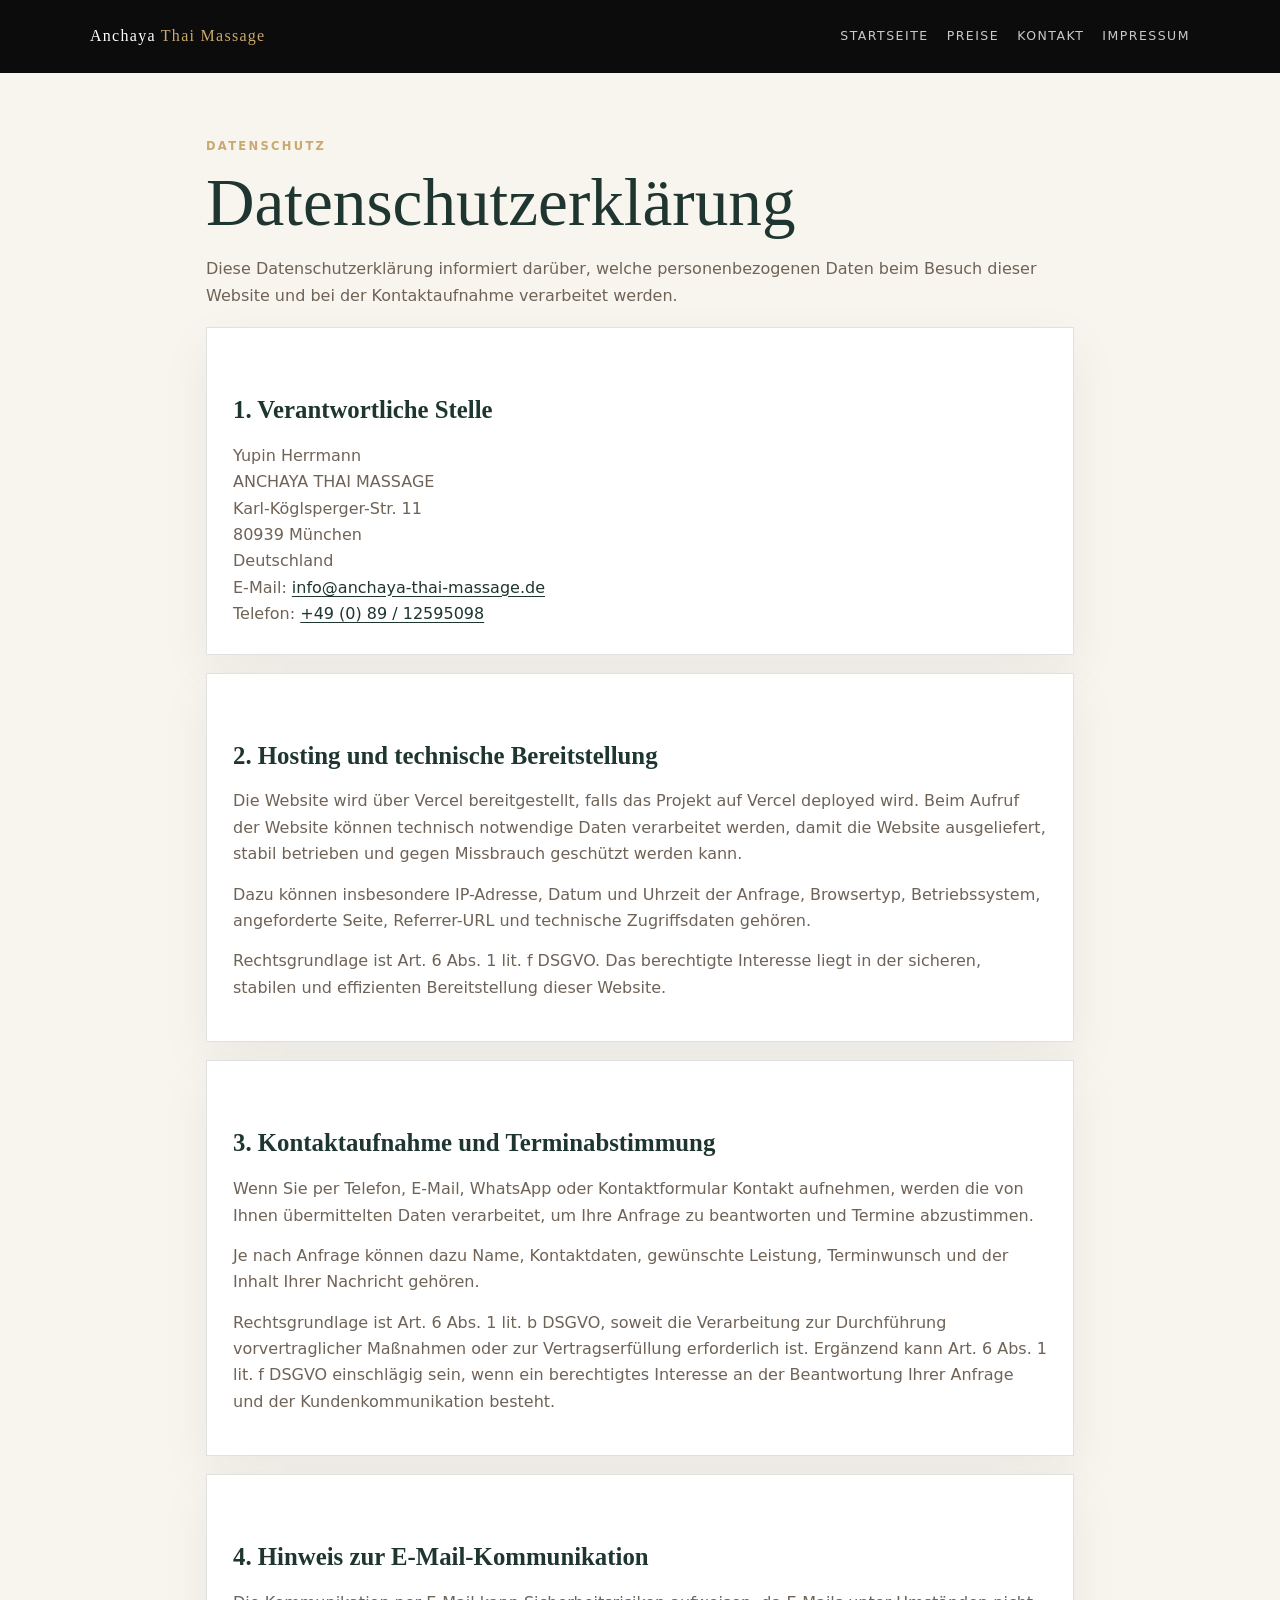
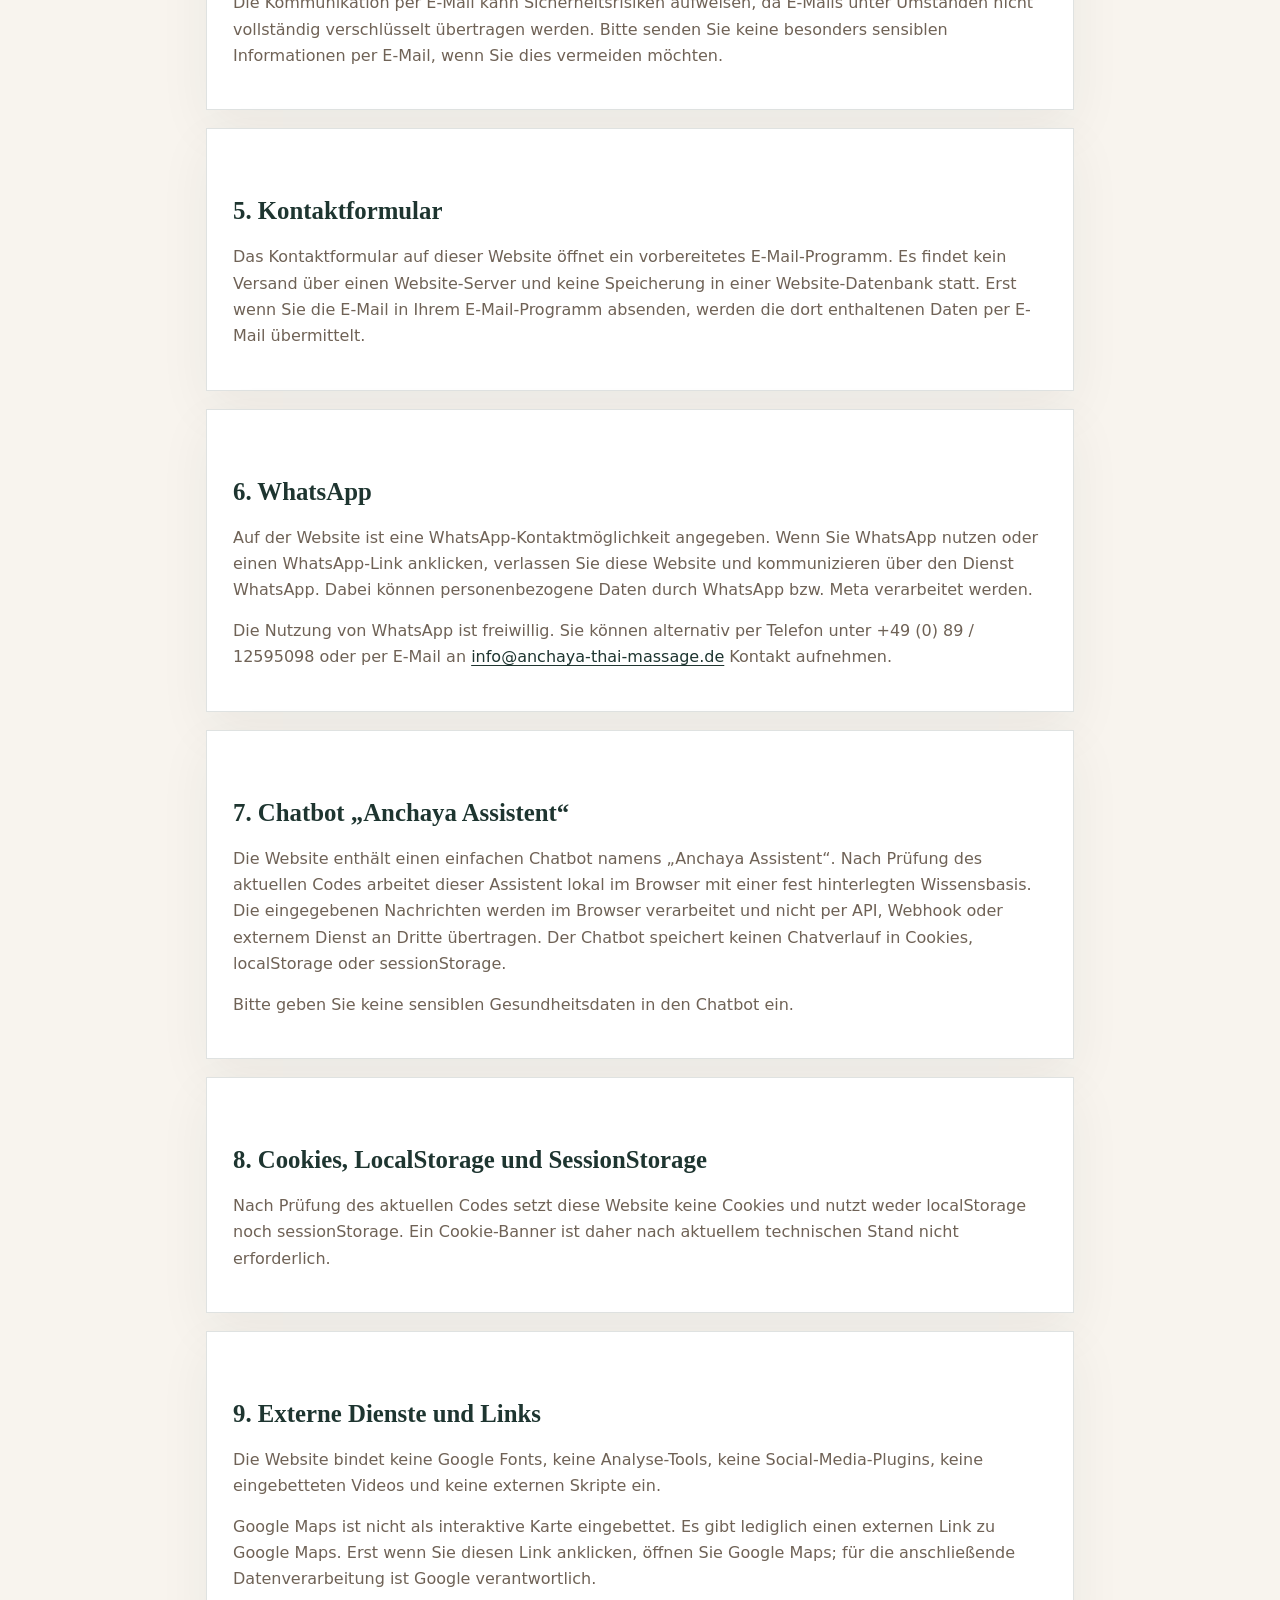
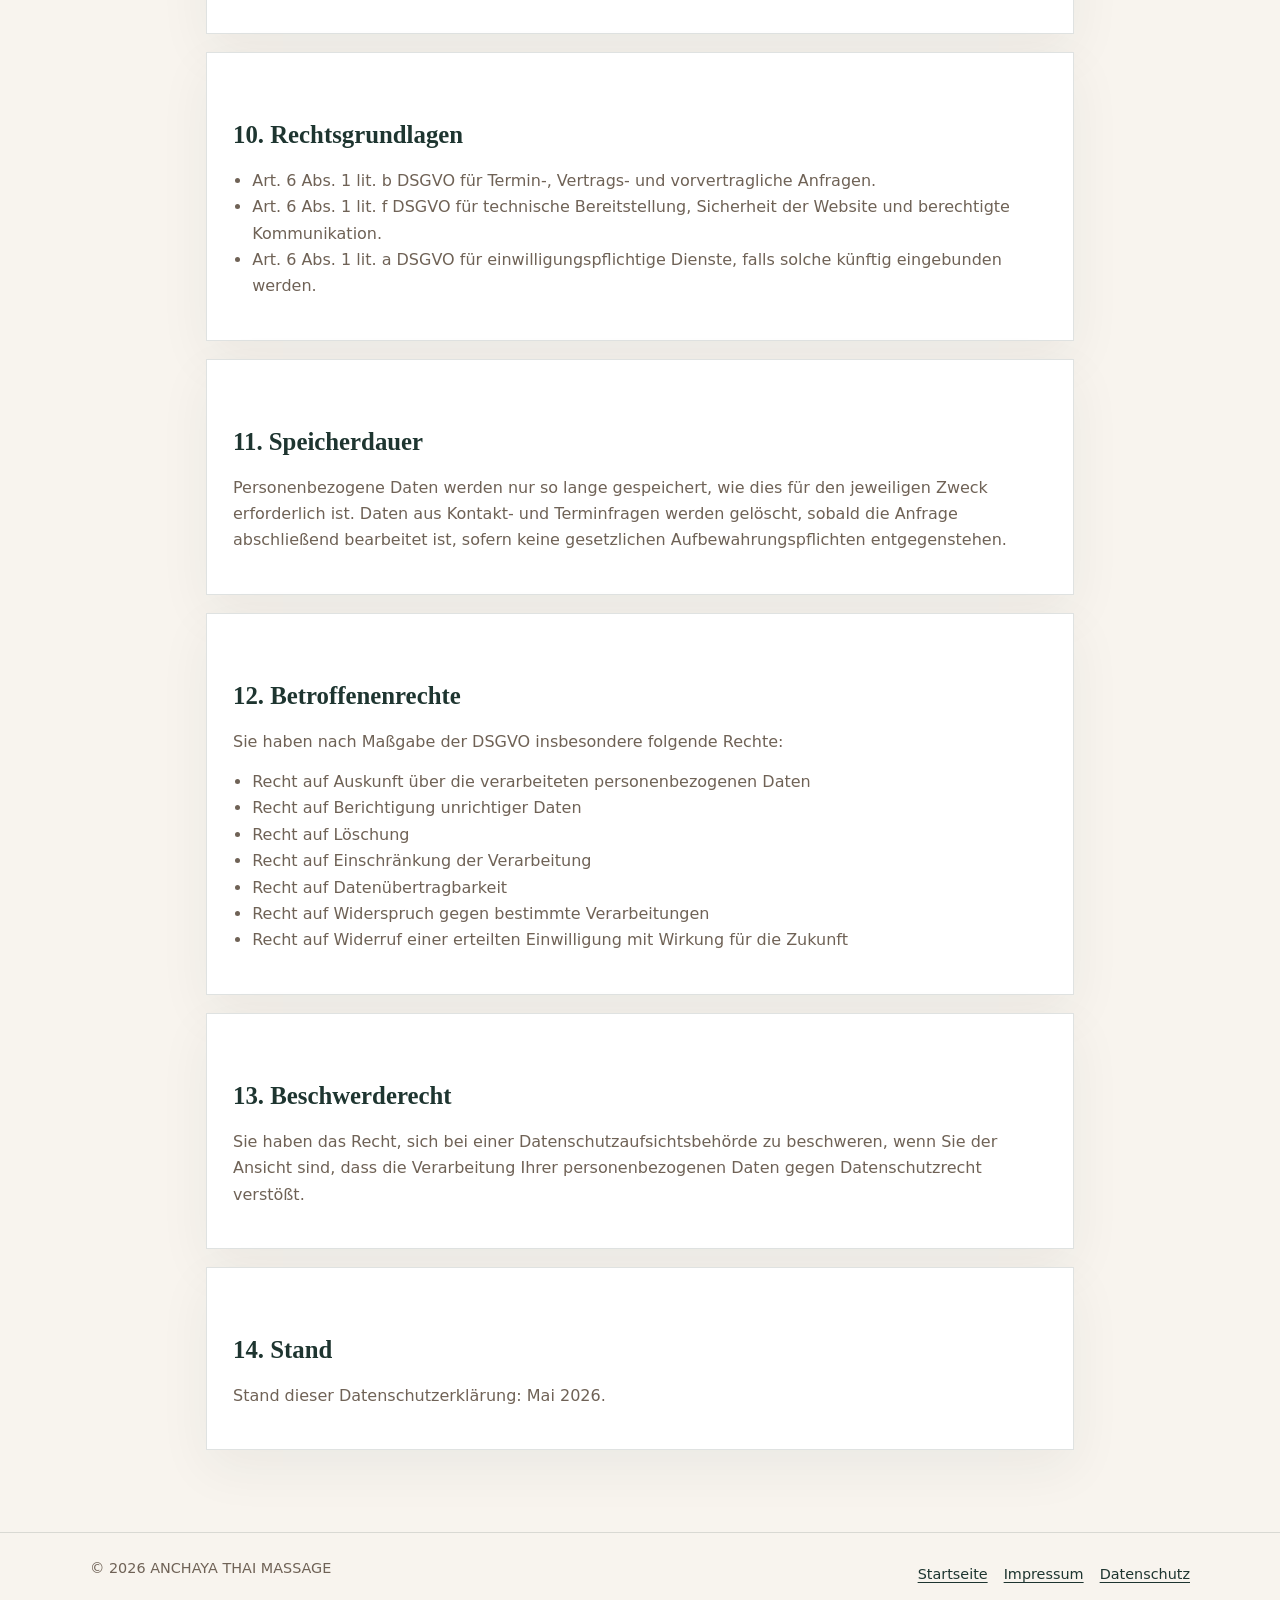
<file: datenschutz.html>
<!DOCTYPE html>
<html lang="de">
<head>
<meta charset="UTF-8">
<meta name="viewport" content="width=device-width, initial-scale=1.0">
<title>Datenschutzerklärung | ANCHAYA THAI MASSAGE München</title>
<meta name="description" content="Datenschutzerklärung von ANCHAYA THAI MASSAGE München mit Informationen zu Hosting, Kontaktaufnahme, WhatsApp, lokalem Chatbot und Betroffenenrechten.">
<meta name="robots" content="index, follow">
<meta property="og:title" content="Datenschutzerklärung | ANCHAYA THAI MASSAGE München">
<meta property="og:description" content="Informationen zur Verarbeitung personenbezogener Daten auf der Website von ANCHAYA THAI MASSAGE München.">
<meta property="og:type" content="website">
<meta property="og:locale" content="de_DE">
<style>
:root {
  --gold:#c9a96e;
  --green:#1e3530;
  --cream:#f8f4ee;
  --text:#342820;
  --muted:#6f6256;
  --line:rgba(30,53,48,0.14);
}
* { box-sizing:border-box; margin:0; padding:0; }
body { font-family:system-ui,-apple-system,BlinkMacSystemFont,"Segoe UI",sans-serif; color:var(--text); background:var(--cream); line-height:1.65; }
a { color:var(--green); text-underline-offset:3px; }
header { background:#0c0c0c; color:white; padding:20px clamp(20px,5vw,56px); }
nav { max-width:1100px; margin:0 auto; display:flex; justify-content:space-between; gap:20px; align-items:center; flex-wrap:wrap; }
.brand { font-family:Georgia,"Times New Roman",serif; color:white; text-decoration:none; letter-spacing:0.08em; }
.brand em { color:var(--gold); font-style:normal; }
.nav-links { display:flex; gap:18px; flex-wrap:wrap; }
.nav-links a { color:rgba(255,255,255,0.78); text-decoration:none; font-size:0.78rem; text-transform:uppercase; letter-spacing:0.12em; padding:6px 0; }
.nav-links a:hover { color:var(--gold); }
main { max-width:980px; margin:0 auto; padding:64px clamp(20px,5vw,56px); }
.eyebrow { color:var(--gold); text-transform:uppercase; letter-spacing:0.2em; font-size:0.72rem; font-weight:700; margin-bottom:12px; }
h1 { font-family:Georgia,"Times New Roman",serif; font-size:clamp(2.3rem,6vw,4.2rem); line-height:1.05; font-weight:400; color:var(--green); margin-bottom:18px; }
h2 { font-family:Georgia,"Times New Roman",serif; font-size:1.55rem; color:var(--green); margin:36px 0 12px; }
p, li { color:var(--muted); }
p { margin:0 0 14px; }
ul { padding-left:1.2rem; margin:0 0 14px; }
.card { background:white; border:1px solid var(--line); padding:26px; margin:18px 0; box-shadow:0 18px 50px rgba(30,53,48,0.06); }
address { font-style:normal; color:var(--muted); }
footer { border-top:1px solid var(--line); padding:24px clamp(20px,5vw,56px); color:var(--muted); font-size:0.9rem; }
.footer-inner { max-width:1100px; margin:0 auto; display:flex; justify-content:space-between; gap:18px; flex-wrap:wrap; }
.footer-links { display:flex; gap:16px; flex-wrap:wrap; }
.footer-links a { padding:6px 0; }
@media (max-width:720px) {
  nav, .footer-inner { align-items:flex-start; flex-direction:column; }
}
</style>
</head>
<body>
<header>
  <nav aria-label="Seitennavigation">
    <a class="brand" href="index.html">Anchaya <em>Thai Massage</em></a>
    <div class="nav-links">
      <a href="index.html">Startseite</a>
      <a href="index.html#angebot">Preise</a>
      <a href="index.html#kontakt">Kontakt</a>
      <a href="impressum.html">Impressum</a>
    </div>
  </nav>
</header>

<main>
  <p class="eyebrow">Datenschutz</p>
  <h1>Datenschutzerklärung</h1>
  <p>Diese Datenschutzerklärung informiert darüber, welche personenbezogenen Daten beim Besuch dieser Website und bei der Kontaktaufnahme verarbeitet werden.</p>

  <section class="card" aria-labelledby="verantwortlich">
    <h2 id="verantwortlich">1. Verantwortliche Stelle</h2>
    <address>
      Yupin Herrmann<br>
      ANCHAYA THAI MASSAGE<br>
      Karl-Köglsperger-Str. 11<br>
      80939 München<br>
      Deutschland<br>
      E-Mail: <a href="mailto:info@anchaya-thai-massage.de">info@anchaya-thai-massage.de</a><br>
      Telefon: <a href="tel:+498912595098">+49 (0) 89 / 12595098</a>
    </address>
  </section>

  <section class="card" aria-labelledby="hosting">
    <h2 id="hosting">2. Hosting und technische Bereitstellung</h2>
    <p>Die Website wird über Vercel bereitgestellt, falls das Projekt auf Vercel deployed wird. Beim Aufruf der Website können technisch notwendige Daten verarbeitet werden, damit die Website ausgeliefert, stabil betrieben und gegen Missbrauch geschützt werden kann.</p>
    <p>Dazu können insbesondere IP-Adresse, Datum und Uhrzeit der Anfrage, Browsertyp, Betriebssystem, angeforderte Seite, Referrer-URL und technische Zugriffsdaten gehören.</p>
    <p>Rechtsgrundlage ist Art. 6 Abs. 1 lit. f DSGVO. Das berechtigte Interesse liegt in der sicheren, stabilen und effizienten Bereitstellung dieser Website.</p>
  </section>

  <section class="card" aria-labelledby="kontaktaufnahme">
    <h2 id="kontaktaufnahme">3. Kontaktaufnahme und Terminabstimmung</h2>
    <p>Wenn Sie per Telefon, E-Mail, WhatsApp oder Kontaktformular Kontakt aufnehmen, werden die von Ihnen übermittelten Daten verarbeitet, um Ihre Anfrage zu beantworten und Termine abzustimmen.</p>
    <p>Je nach Anfrage können dazu Name, Kontaktdaten, gewünschte Leistung, Terminwunsch und der Inhalt Ihrer Nachricht gehören.</p>
    <p>Rechtsgrundlage ist Art. 6 Abs. 1 lit. b DSGVO, soweit die Verarbeitung zur Durchführung vorvertraglicher Maßnahmen oder zur Vertragserfüllung erforderlich ist. Ergänzend kann Art. 6 Abs. 1 lit. f DSGVO einschlägig sein, wenn ein berechtigtes Interesse an der Beantwortung Ihrer Anfrage und der Kundenkommunikation besteht.</p>
  </section>

  <section class="card" aria-labelledby="email">
    <h2 id="email">4. Hinweis zur E-Mail-Kommunikation</h2>
    <p>Die Kommunikation per E-Mail kann Sicherheitsrisiken aufweisen, da E-Mails unter Umständen nicht vollständig verschlüsselt übertragen werden. Bitte senden Sie keine besonders sensiblen Informationen per E-Mail, wenn Sie dies vermeiden möchten.</p>
  </section>

  <section class="card" aria-labelledby="formular">
    <h2 id="formular">5. Kontaktformular</h2>
    <p>Das Kontaktformular auf dieser Website öffnet ein vorbereitetes E-Mail-Programm. Es findet kein Versand über einen Website-Server und keine Speicherung in einer Website-Datenbank statt. Erst wenn Sie die E-Mail in Ihrem E-Mail-Programm absenden, werden die dort enthaltenen Daten per E-Mail übermittelt.</p>
  </section>

  <section class="card" aria-labelledby="whatsapp">
    <h2 id="whatsapp">6. WhatsApp</h2>
    <p>Auf der Website ist eine WhatsApp-Kontaktmöglichkeit angegeben. Wenn Sie WhatsApp nutzen oder einen WhatsApp-Link anklicken, verlassen Sie diese Website und kommunizieren über den Dienst WhatsApp. Dabei können personenbezogene Daten durch WhatsApp bzw. Meta verarbeitet werden.</p>
    <p>Die Nutzung von WhatsApp ist freiwillig. Sie können alternativ per Telefon unter +49 (0) 89 / 12595098 oder per E-Mail an <a href="mailto:info@anchaya-thai-massage.de">info@anchaya-thai-massage.de</a> Kontakt aufnehmen.</p>
  </section>

  <section class="card" aria-labelledby="assistent">
    <h2 id="assistent">7. Chatbot „Anchaya Assistent“</h2>
    <p>Die Website enthält einen einfachen Chatbot namens „Anchaya Assistent“. Nach Prüfung des aktuellen Codes arbeitet dieser Assistent lokal im Browser mit einer fest hinterlegten Wissensbasis. Die eingegebenen Nachrichten werden im Browser verarbeitet und nicht per API, Webhook oder externem Dienst an Dritte übertragen. Der Chatbot speichert keinen Chatverlauf in Cookies, localStorage oder sessionStorage.</p>
    <p>Bitte geben Sie keine sensiblen Gesundheitsdaten in den Chatbot ein.</p>
  </section>

  <section class="card" aria-labelledby="storage">
    <h2 id="storage">8. Cookies, LocalStorage und SessionStorage</h2>
    <p>Nach Prüfung des aktuellen Codes setzt diese Website keine Cookies und nutzt weder localStorage noch sessionStorage. Ein Cookie-Banner ist daher nach aktuellem technischen Stand nicht erforderlich.</p>
  </section>

  <section class="card" aria-labelledby="externe">
    <h2 id="externe">9. Externe Dienste und Links</h2>
    <p>Die Website bindet keine Google Fonts, keine Analyse-Tools, keine Social-Media-Plugins, keine eingebetteten Videos und keine externen Skripte ein.</p>
    <p>Google Maps ist nicht als interaktive Karte eingebettet. Es gibt lediglich einen externen Link zu Google Maps. Erst wenn Sie diesen Link anklicken, öffnen Sie Google Maps; für die anschließende Datenverarbeitung ist Google verantwortlich.</p>
  </section>

  <section class="card" aria-labelledby="rechtsgrundlagen">
    <h2 id="rechtsgrundlagen">10. Rechtsgrundlagen</h2>
    <ul>
      <li>Art. 6 Abs. 1 lit. b DSGVO für Termin-, Vertrags- und vorvertragliche Anfragen.</li>
      <li>Art. 6 Abs. 1 lit. f DSGVO für technische Bereitstellung, Sicherheit der Website und berechtigte Kommunikation.</li>
      <li>Art. 6 Abs. 1 lit. a DSGVO für einwilligungspflichtige Dienste, falls solche künftig eingebunden werden.</li>
    </ul>
  </section>

  <section class="card" aria-labelledby="dauer">
    <h2 id="dauer">11. Speicherdauer</h2>
    <p>Personenbezogene Daten werden nur so lange gespeichert, wie dies für den jeweiligen Zweck erforderlich ist. Daten aus Kontakt- und Terminfragen werden gelöscht, sobald die Anfrage abschließend bearbeitet ist, sofern keine gesetzlichen Aufbewahrungspflichten entgegenstehen.</p>
  </section>

  <section class="card" aria-labelledby="rechte">
    <h2 id="rechte">12. Betroffenenrechte</h2>
    <p>Sie haben nach Maßgabe der DSGVO insbesondere folgende Rechte:</p>
    <ul>
      <li>Recht auf Auskunft über die verarbeiteten personenbezogenen Daten</li>
      <li>Recht auf Berichtigung unrichtiger Daten</li>
      <li>Recht auf Löschung</li>
      <li>Recht auf Einschränkung der Verarbeitung</li>
      <li>Recht auf Datenübertragbarkeit</li>
      <li>Recht auf Widerspruch gegen bestimmte Verarbeitungen</li>
      <li>Recht auf Widerruf einer erteilten Einwilligung mit Wirkung für die Zukunft</li>
    </ul>
  </section>

  <section class="card" aria-labelledby="beschwerde">
    <h2 id="beschwerde">13. Beschwerderecht</h2>
    <p>Sie haben das Recht, sich bei einer Datenschutzaufsichtsbehörde zu beschweren, wenn Sie der Ansicht sind, dass die Verarbeitung Ihrer personenbezogenen Daten gegen Datenschutzrecht verstößt.</p>
  </section>

  <section class="card" aria-labelledby="stand">
    <h2 id="stand">14. Stand</h2>
    <p>Stand dieser Datenschutzerklärung: Mai 2026.</p>
  </section>
</main>

<footer>
  <div class="footer-inner">
    <span>&copy; 2026 ANCHAYA THAI MASSAGE</span>
    <div class="footer-links">
      <a href="index.html">Startseite</a>
      <a href="impressum.html">Impressum</a>
      <a href="datenschutz.html">Datenschutz</a>
    </div>
  </div>
</footer>
</body>
</html>
</file>
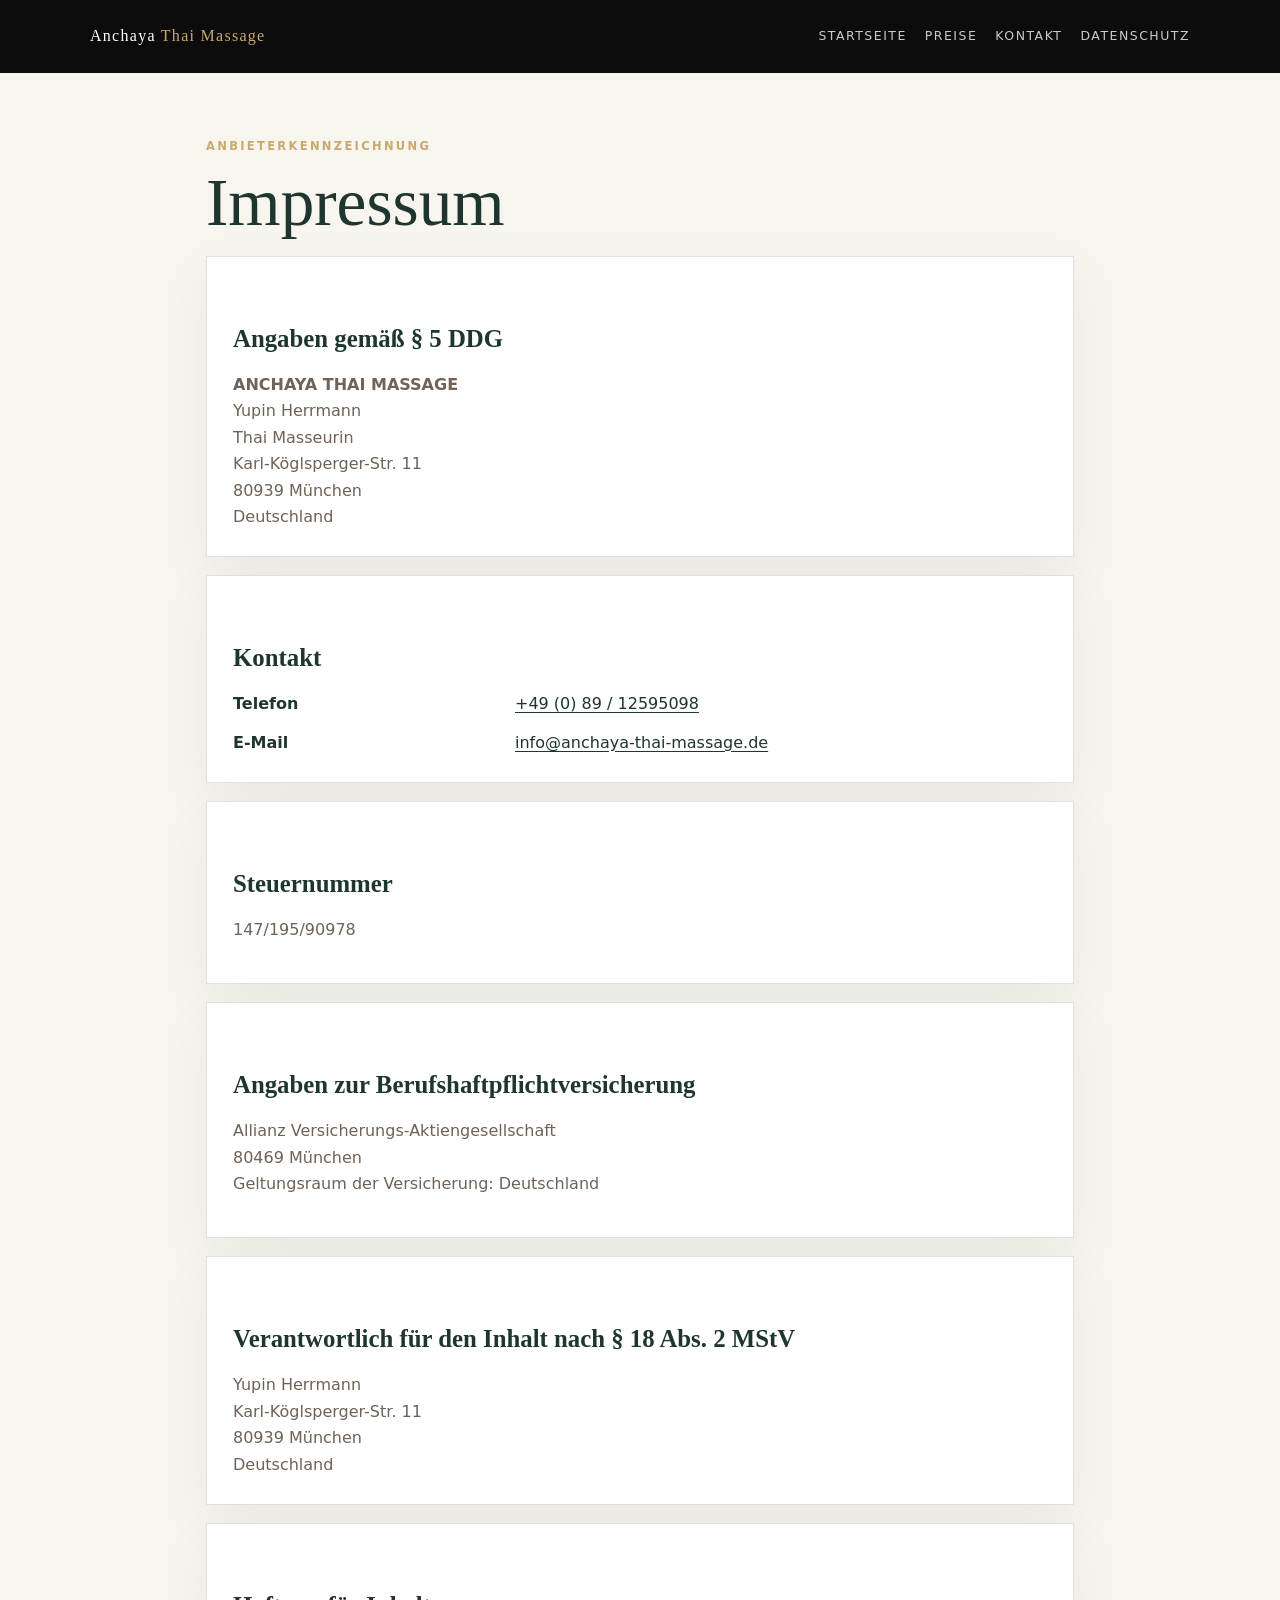
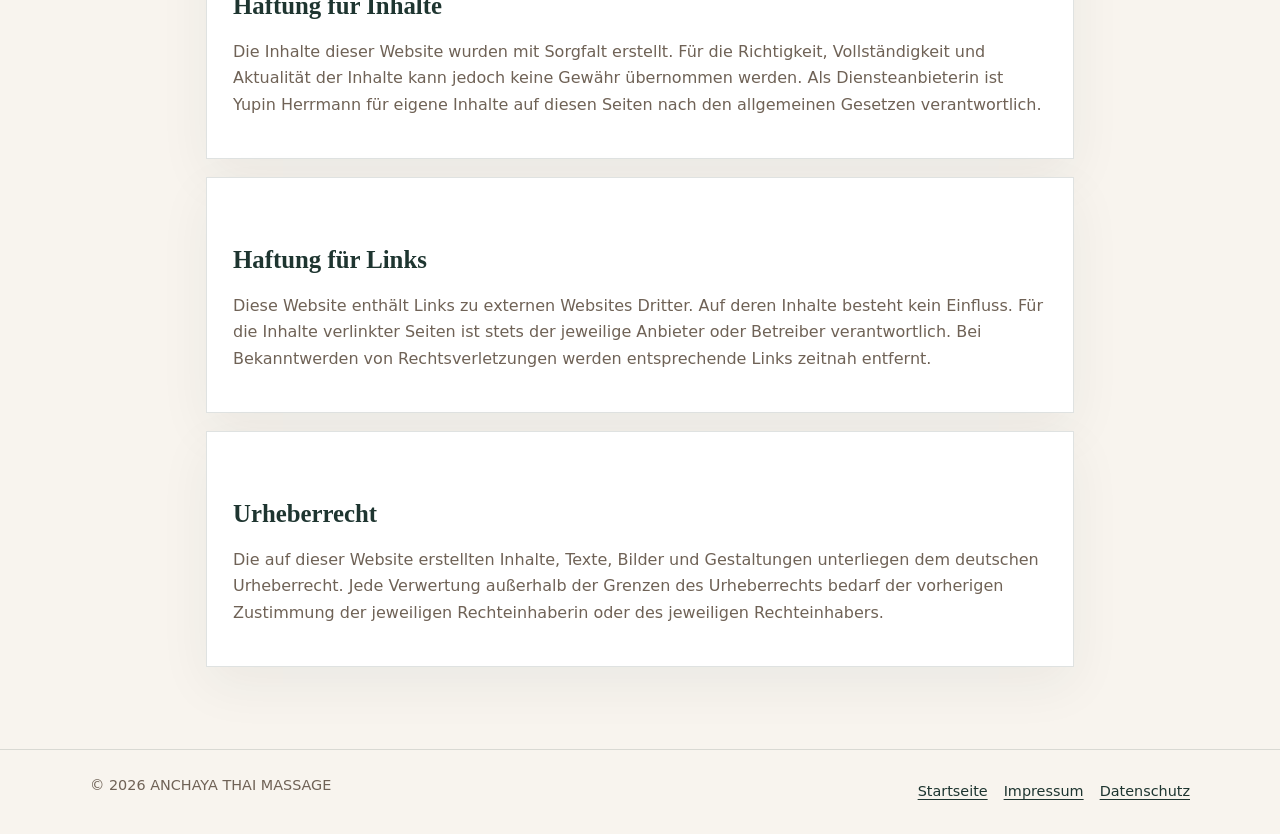
<file: impressum.html>
<!DOCTYPE html>
<html lang="de">
<head>
<meta charset="UTF-8">
<meta name="viewport" content="width=device-width, initial-scale=1.0">
<title>Impressum | ANCHAYA THAI MASSAGE München</title>
<meta name="description" content="Impressum und Anbieterkennzeichnung von ANCHAYA THAI MASSAGE in München.">
<meta name="robots" content="index, follow">
<meta property="og:title" content="Impressum | ANCHAYA THAI MASSAGE München">
<meta property="og:description" content="Anbieterkennzeichnung von ANCHAYA THAI MASSAGE in München.">
<meta property="og:type" content="website">
<meta property="og:locale" content="de_DE">
<style>
:root {
  --gold:#c9a96e;
  --green:#1e3530;
  --cream:#f8f4ee;
  --text:#342820;
  --muted:#6f6256;
  --line:rgba(30,53,48,0.14);
}
* { box-sizing:border-box; margin:0; padding:0; }
body { font-family:system-ui,-apple-system,BlinkMacSystemFont,"Segoe UI",sans-serif; color:var(--text); background:var(--cream); line-height:1.65; }
a { color:var(--green); text-underline-offset:3px; }
header { background:#0c0c0c; color:white; padding:20px clamp(20px,5vw,56px); }
nav { max-width:1100px; margin:0 auto; display:flex; justify-content:space-between; gap:20px; align-items:center; flex-wrap:wrap; }
.brand { font-family:Georgia,"Times New Roman",serif; color:white; text-decoration:none; letter-spacing:0.08em; }
.brand em { color:var(--gold); font-style:normal; }
.nav-links { display:flex; gap:18px; flex-wrap:wrap; }
.nav-links a { color:rgba(255,255,255,0.78); text-decoration:none; font-size:0.78rem; text-transform:uppercase; letter-spacing:0.12em; padding:6px 0; }
.nav-links a:hover { color:var(--gold); }
main { max-width:980px; margin:0 auto; padding:64px clamp(20px,5vw,56px); }
.eyebrow { color:var(--gold); text-transform:uppercase; letter-spacing:0.2em; font-size:0.72rem; font-weight:700; margin-bottom:12px; }
h1 { font-family:Georgia,"Times New Roman",serif; font-size:clamp(2.3rem,6vw,4.2rem); line-height:1.05; font-weight:400; color:var(--green); margin-bottom:18px; }
h2 { font-family:Georgia,"Times New Roman",serif; font-size:1.55rem; color:var(--green); margin:36px 0 12px; }
p { margin:0 0 14px; color:var(--muted); }
.card { background:white; border:1px solid var(--line); padding:26px; margin:18px 0; box-shadow:0 18px 50px rgba(30,53,48,0.06); }
address { font-style:normal; color:var(--muted); }
dl { display:grid; grid-template-columns:minmax(180px,260px) 1fr; gap:12px 22px; }
dt { font-weight:700; color:var(--green); }
dd { color:var(--muted); }
footer { border-top:1px solid var(--line); padding:24px clamp(20px,5vw,56px); color:var(--muted); font-size:0.9rem; }
.footer-inner { max-width:1100px; margin:0 auto; display:flex; justify-content:space-between; gap:18px; flex-wrap:wrap; }
.footer-links { display:flex; gap:16px; flex-wrap:wrap; }
.footer-links a { padding:6px 0; }
@media (max-width:720px) {
  nav, .footer-inner { align-items:flex-start; flex-direction:column; }
  dl { grid-template-columns:1fr; }
}
</style>
</head>
<body>
<header>
  <nav aria-label="Seitennavigation">
    <a class="brand" href="index.html">Anchaya <em>Thai Massage</em></a>
    <div class="nav-links">
      <a href="index.html">Startseite</a>
      <a href="index.html#angebot">Preise</a>
      <a href="index.html#kontakt">Kontakt</a>
      <a href="datenschutz.html">Datenschutz</a>
    </div>
  </nav>
</header>

<main>
  <p class="eyebrow">Anbieterkennzeichnung</p>
  <h1>Impressum</h1>

  <section class="card" aria-labelledby="anbieter">
    <h2 id="anbieter">Angaben gemäß § 5 DDG</h2>
    <address>
      <strong>ANCHAYA THAI MASSAGE</strong><br>
      Yupin Herrmann<br>
      Thai Masseurin<br>
      Karl-Köglsperger-Str. 11<br>
      80939 München<br>
      Deutschland
    </address>
  </section>

  <section class="card" aria-labelledby="kontakt">
    <h2 id="kontakt">Kontakt</h2>
    <dl>
      <dt>Telefon</dt>
      <dd><a href="tel:+498912595098">+49 (0) 89 / 12595098</a></dd>
      <dt>E-Mail</dt>
      <dd><a href="mailto:info@anchaya-thai-massage.de">info@anchaya-thai-massage.de</a></dd>
    </dl>
  </section>

  <section class="card" aria-labelledby="steuer">
    <h2 id="steuer">Steuernummer</h2>
    <p>147/195/90978</p>
  </section>

  <section class="card" aria-labelledby="versicherung">
    <h2 id="versicherung">Angaben zur Berufshaftpflichtversicherung</h2>
    <p>Allianz Versicherungs-Aktiengesellschaft<br>
    80469 München<br>
    Geltungsraum der Versicherung: Deutschland</p>
  </section>

  <section class="card" aria-labelledby="verantwortlich">
    <h2 id="verantwortlich">Verantwortlich für den Inhalt nach § 18 Abs. 2 MStV</h2>
    <address>
      Yupin Herrmann<br>
      Karl-Köglsperger-Str. 11<br>
      80939 München<br>
      Deutschland
    </address>
  </section>

  <section class="card" aria-labelledby="inhalte">
    <h2 id="inhalte">Haftung für Inhalte</h2>
    <p>Die Inhalte dieser Website wurden mit Sorgfalt erstellt. Für die Richtigkeit, Vollständigkeit und Aktualität der Inhalte kann jedoch keine Gewähr übernommen werden. Als Diensteanbieterin ist Yupin Herrmann für eigene Inhalte auf diesen Seiten nach den allgemeinen Gesetzen verantwortlich.</p>
  </section>

  <section class="card" aria-labelledby="links">
    <h2 id="links">Haftung für Links</h2>
    <p>Diese Website enthält Links zu externen Websites Dritter. Auf deren Inhalte besteht kein Einfluss. Für die Inhalte verlinkter Seiten ist stets der jeweilige Anbieter oder Betreiber verantwortlich. Bei Bekanntwerden von Rechtsverletzungen werden entsprechende Links zeitnah entfernt.</p>
  </section>

  <section class="card" aria-labelledby="urheberrecht">
    <h2 id="urheberrecht">Urheberrecht</h2>
    <p>Die auf dieser Website erstellten Inhalte, Texte, Bilder und Gestaltungen unterliegen dem deutschen Urheberrecht. Jede Verwertung außerhalb der Grenzen des Urheberrechts bedarf der vorherigen Zustimmung der jeweiligen Rechteinhaberin oder des jeweiligen Rechteinhabers.</p>
  </section>
</main>

<footer>
  <div class="footer-inner">
    <span>&copy; 2026 ANCHAYA THAI MASSAGE</span>
    <div class="footer-links">
      <a href="index.html">Startseite</a>
      <a href="impressum.html">Impressum</a>
      <a href="datenschutz.html">Datenschutz</a>
    </div>
  </div>
</footer>
</body>
</html>
</file>
